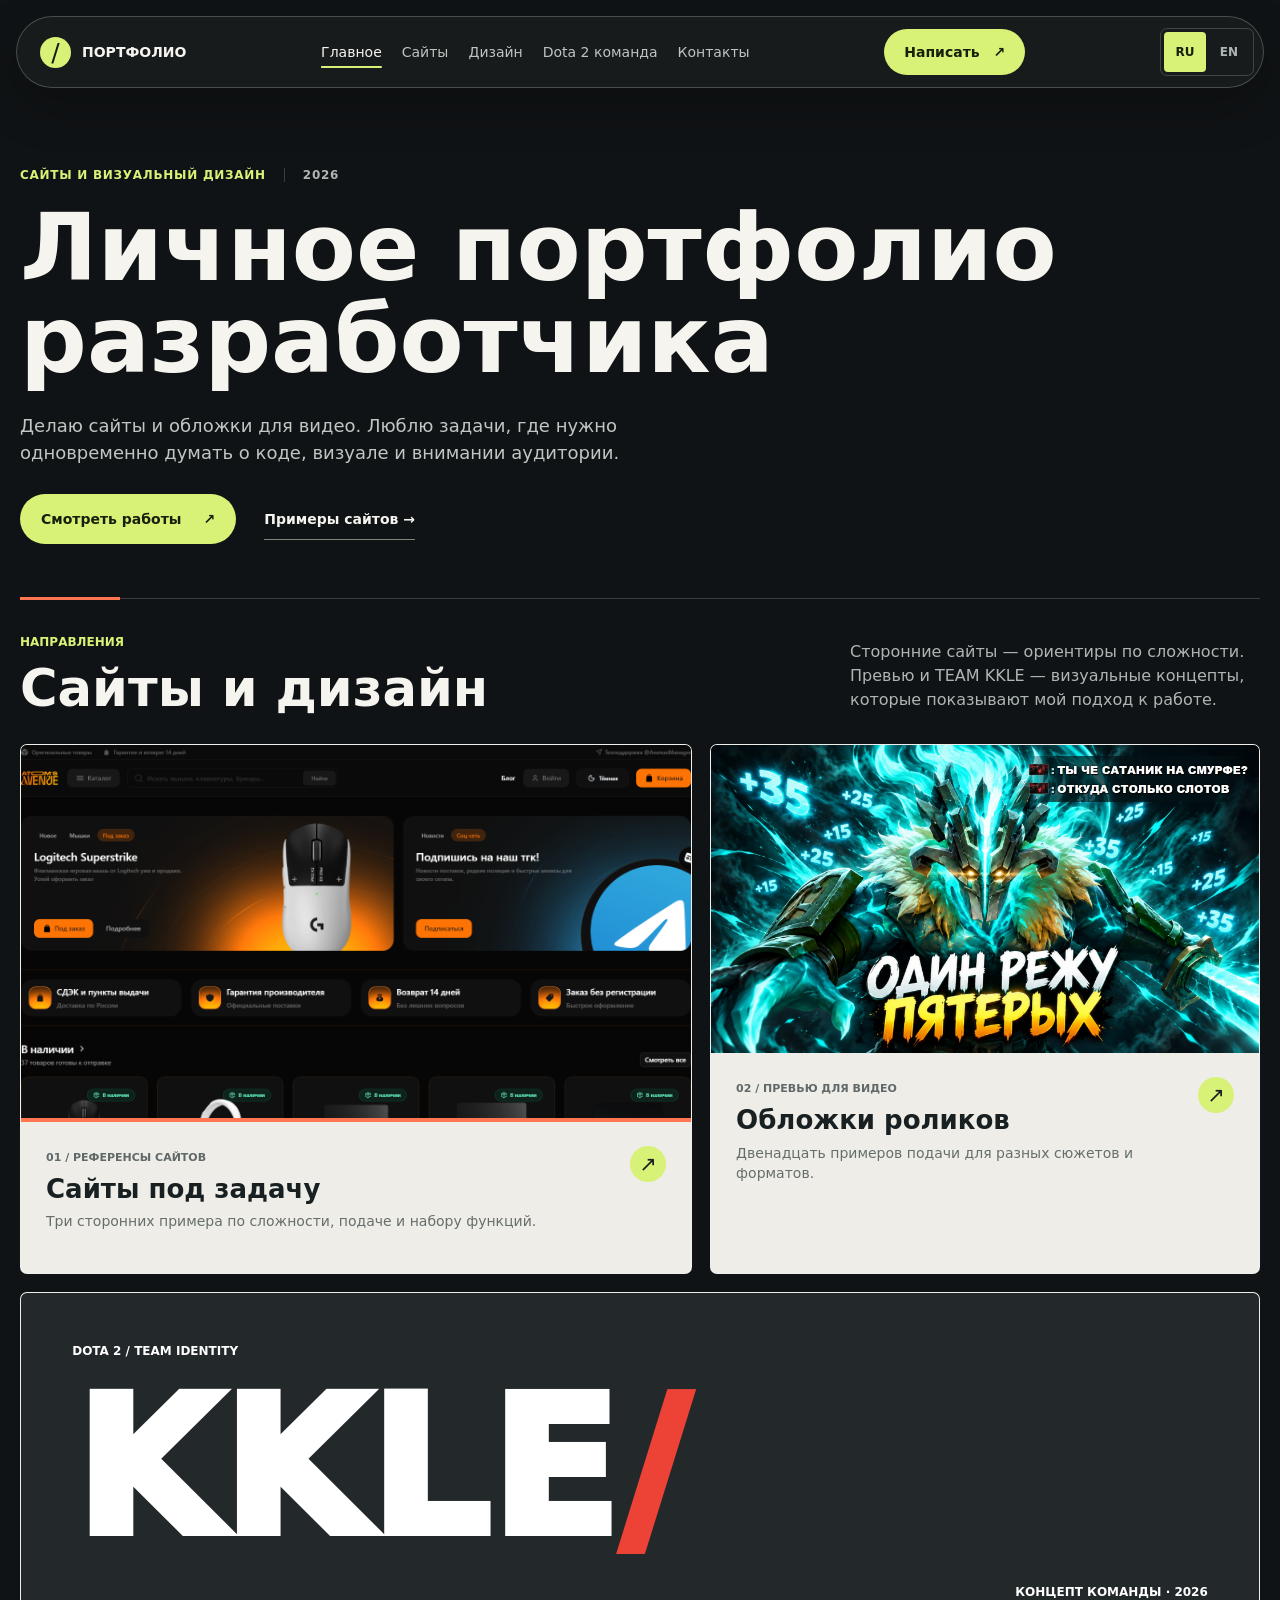
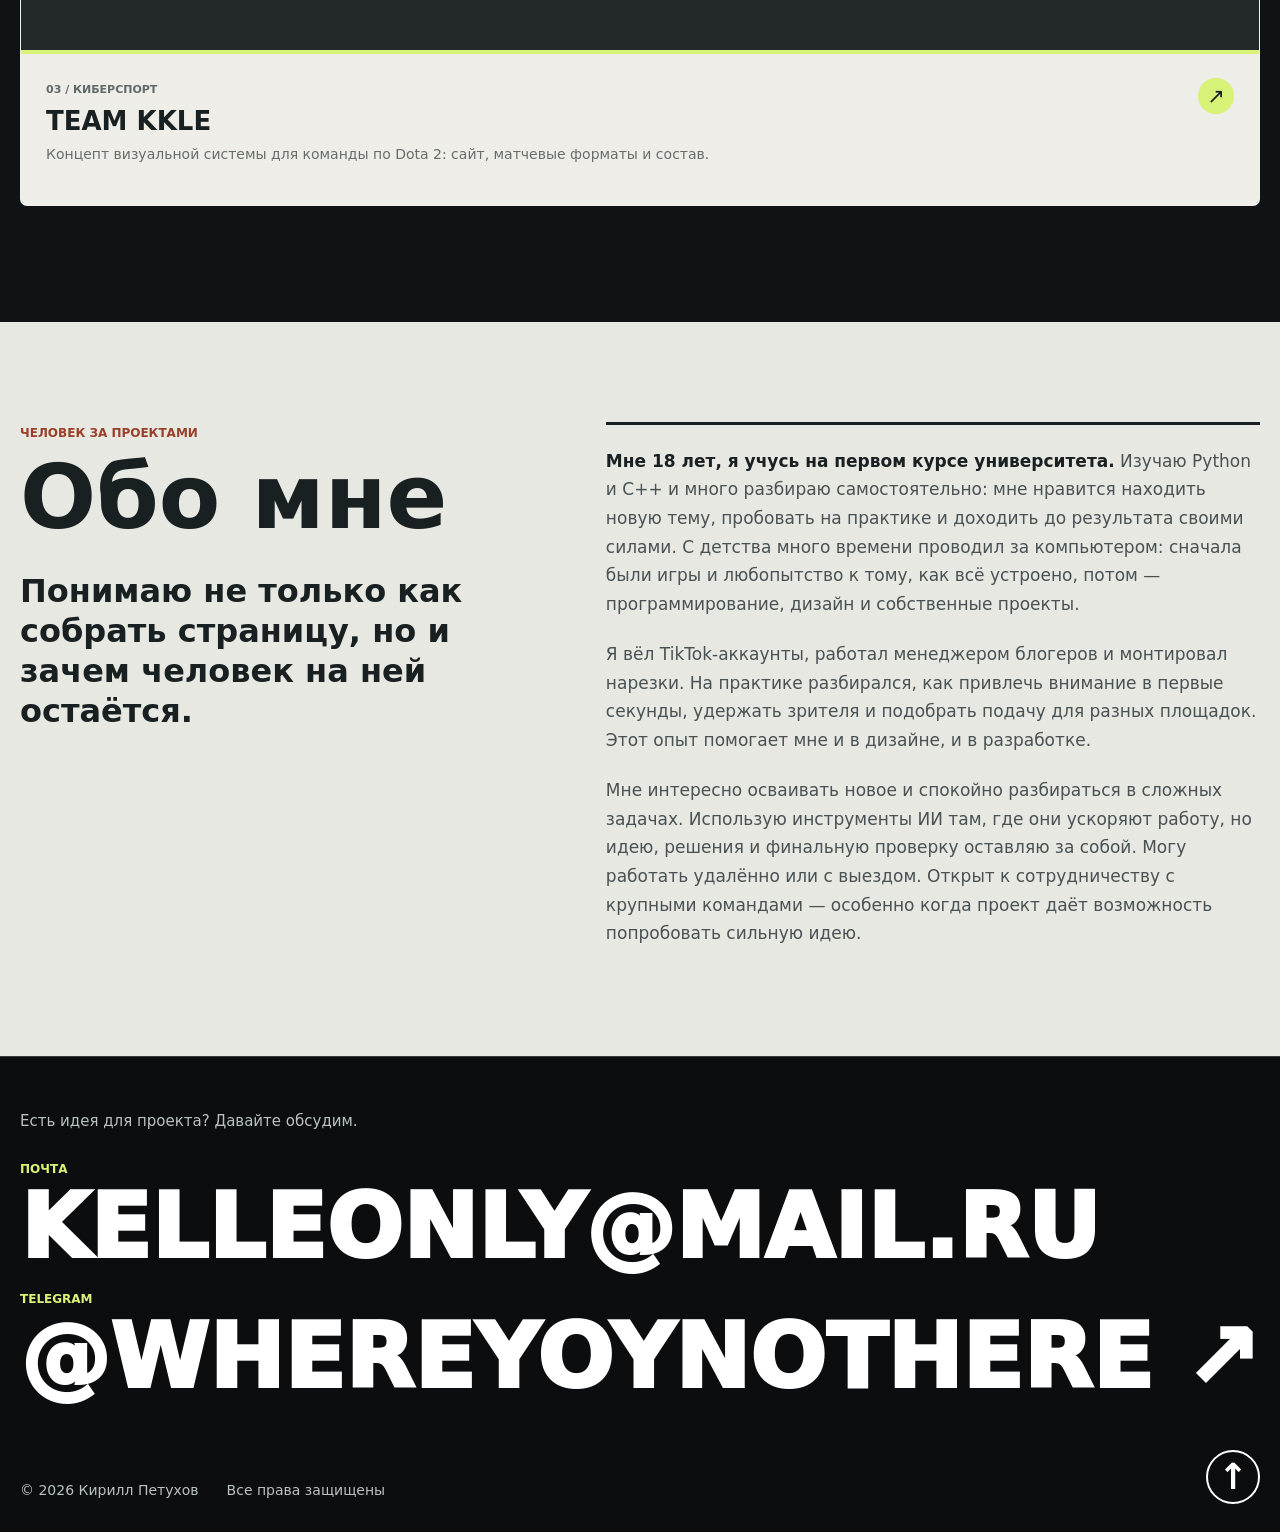
<file: index.html>
<!doctype html>
<html lang="ru">
  <head>
    <meta charset="UTF-8" />
    <meta name="viewport" content="width=device-width, initial-scale=1.0" />
    <title>Личное портфолио разработчика — Кирилл Петухов</title>
    <meta name="description" content="Портфолио Кирилла Петухова: сайты, дизайн обложек для видео и опыт работы с контентом." />
    <link rel="icon" type="image/svg+xml" href="data:image/svg+xml,%3Csvg xmlns='http://www.w3.org/2000/svg' viewBox='0 0 64 64'%3E%3Crect width='64' height='64' rx='14' fill='%230b100a'/%3E%3Cpath d='M18 17v30M18 32l27-15M18 32l27 15' fill='none' stroke='%23d6ef83' stroke-width='7' stroke-linecap='square'/%3E%3C/svg%3E" />
    <link rel="stylesheet" href="./styles.css?v=20261015" />
    <script src="./portfolio.js?v=20261016-meepo" defer></script>
  </head>
  <body id="top" class="home-page">
    <header class="site-header">
      <a class="brand" href="#top" aria-label="Наверх"><span aria-hidden="true">/</span><strong>Портфолио</strong></a>
      <nav aria-label="Навигация"><a href="./index.html" aria-current="page">Главное</a><a href="./sites.html">Сайты</a><a href="./design.html">Дизайн</a><a href="./team-kkle/index.html">Dota 2 команда</a><a href="#contact">Контакты</a></nav>
      <a class="header-contact" href="https://t.me/whereyoynothere" target="_blank" rel="noopener noreferrer">Написать <span aria-hidden="true">↗</span></a>
    </header>

    <main>
      <section class="home-hero" aria-labelledby="hero-title">
        <div class="hero-inner">
          <p class="hero-kicker">Сайты и визуальный дизайн <span>2026</span></p>
          <h1 id="hero-title">Личное портфолио разработчика</h1>
          <p class="hero-description">Делаю сайты и обложки для видео. Люблю задачи, где нужно одновременно думать о коде, визуале и внимании аудитории.</p>
          <div class="hero-actions"><a class="button-primary" href="#work">Смотреть работы <span aria-hidden="true">↗</span></a><a class="button-text" href="./sites.html">Примеры сайтов <span aria-hidden="true">→</span></a></div>
        </div>
      </section>

      <section id="work" class="work-section" aria-labelledby="work-title">
        <div class="section-heading"><div><span class="eyebrow">Направления</span><h2 id="work-title">Сайты и дизайн</h2></div><p>Сторонние сайты — ориентиры по сложности. Превью и TEAM KKLE — визуальные концепты, которые показывают мой подход к работе.</p></div>
        <div class="work-grid">
            <a class="work-card" href="./sites.html" aria-label="Смотреть сторонние сайты как референсы по сложности">
              <div class="work-art art-web"><img src="./assets/atom-site.png" alt="Снимок стороннего сайта Atom’s Avenue" loading="lazy" /></div>
              <div class="work-card-info"><div><span>01 / Референсы сайтов</span><h3>Сайты под задачу</h3><p>Три сторонних примера по сложности, подаче и набору функций.</p></div><span class="work-arrow" aria-hidden="true">↗</span></div>
          </a>
          <a class="work-card" href="./design.html" aria-label="Смотреть примеры дизайна превью для видео">
            <div class="work-art art-video"><img src="./assets/cover-10-juggernaut.jpg" alt="Джаггернаут: «Один режу пятерых»" loading="lazy" /></div>
              <div class="work-card-info"><div><span>02 / Превью для видео</span><h3>Обложки роликов</h3><p>Двенадцать примеров подачи для разных сюжетов и форматов.</p></div><span class="work-arrow" aria-hidden="true">↗</span></div>
          </a>
          <a class="work-card work-card-team" href="./team-kkle/index.html" aria-label="Смотреть концепт TEAM KKLE для Dota 2">
            <div class="work-art art-team"><span class="team-preview-label">DOTA 2 / TEAM IDENTITY</span><strong>KKLE<span>/</span></strong><span class="team-preview-bottom">КОНЦЕПТ КОМАНДЫ · 2026</span></div>
            <div class="work-card-info"><div><span>03 / Киберспорт</span><h3>TEAM KKLE</h3><p>Концепт визуальной системы для команды по Dota 2: сайт, матчевые форматы и состав.</p></div><span class="work-arrow" aria-hidden="true">↗</span></div>
          </a>
        </div>
      </section>

      <section id="about" class="about-section" aria-labelledby="about-title">
        <div class="about-inner">
          <div class="about-heading">
            <span class="eyebrow">Человек за проектами</span>
            <h2 id="about-title">Обо мне</h2>
            <p>Понимаю не только как собрать страницу, но и зачем человек на ней остаётся.</p>
          </div>
          <div class="about-copy">
            <p><strong>Мне 18 лет, я учусь на первом курсе университета.</strong> Изучаю Python и C++ и много разбираю самостоятельно: мне нравится находить новую тему, пробовать на практике и доходить до результата своими силами. С детства много времени проводил за компьютером: сначала были игры и любопытство к тому, как всё устроено, потом — программирование, дизайн и собственные проекты.</p>
            <p>Я вёл TikTok-аккаунты, работал менеджером блогеров и монтировал нарезки. На практике разбирался, как привлечь внимание в первые секунды, удержать зрителя и подобрать подачу для разных площадок. Этот опыт помогает мне и в дизайне, и в разработке.</p>
            <p>Мне интересно осваивать новое и спокойно разбираться в сложных задачах. Использую инструменты ИИ там, где они ускоряют работу, но идею, решения и финальную проверку оставляю за собой. Могу работать удалённо или с выездом. Открыт к сотрудничеству с крупными командами — особенно когда проект даёт возможность попробовать сильную идею.</p>
          </div>
        </div>
      </section>
    </main>

    <footer id="contact" class="site-footer">
      <div class="footer-inner">
        <p class="footer-label">Есть идея для проекта? Давайте обсудим.</p>
        <div class="footer-links">
          <div><span class="footer-channel">Почта</span><a href="mailto:kelleonly@mail.ru">KELLEONLY@MAIL.RU</a></div>
          <div><span class="footer-channel">Telegram</span><a href="https://t.me/whereyoynothere" target="_blank" rel="noopener noreferrer">@WHEREYOYNOTHERE ↗</a></div>
        </div>
        <div class="footer-bottom"><span>© 2026 Кирилл Петухов</span><span>Все права защищены</span><a class="back-to-top" href="#top" aria-label="Наверх">↑</a></div>
      </div>
    </footer>
  </body>
</html>
</file>
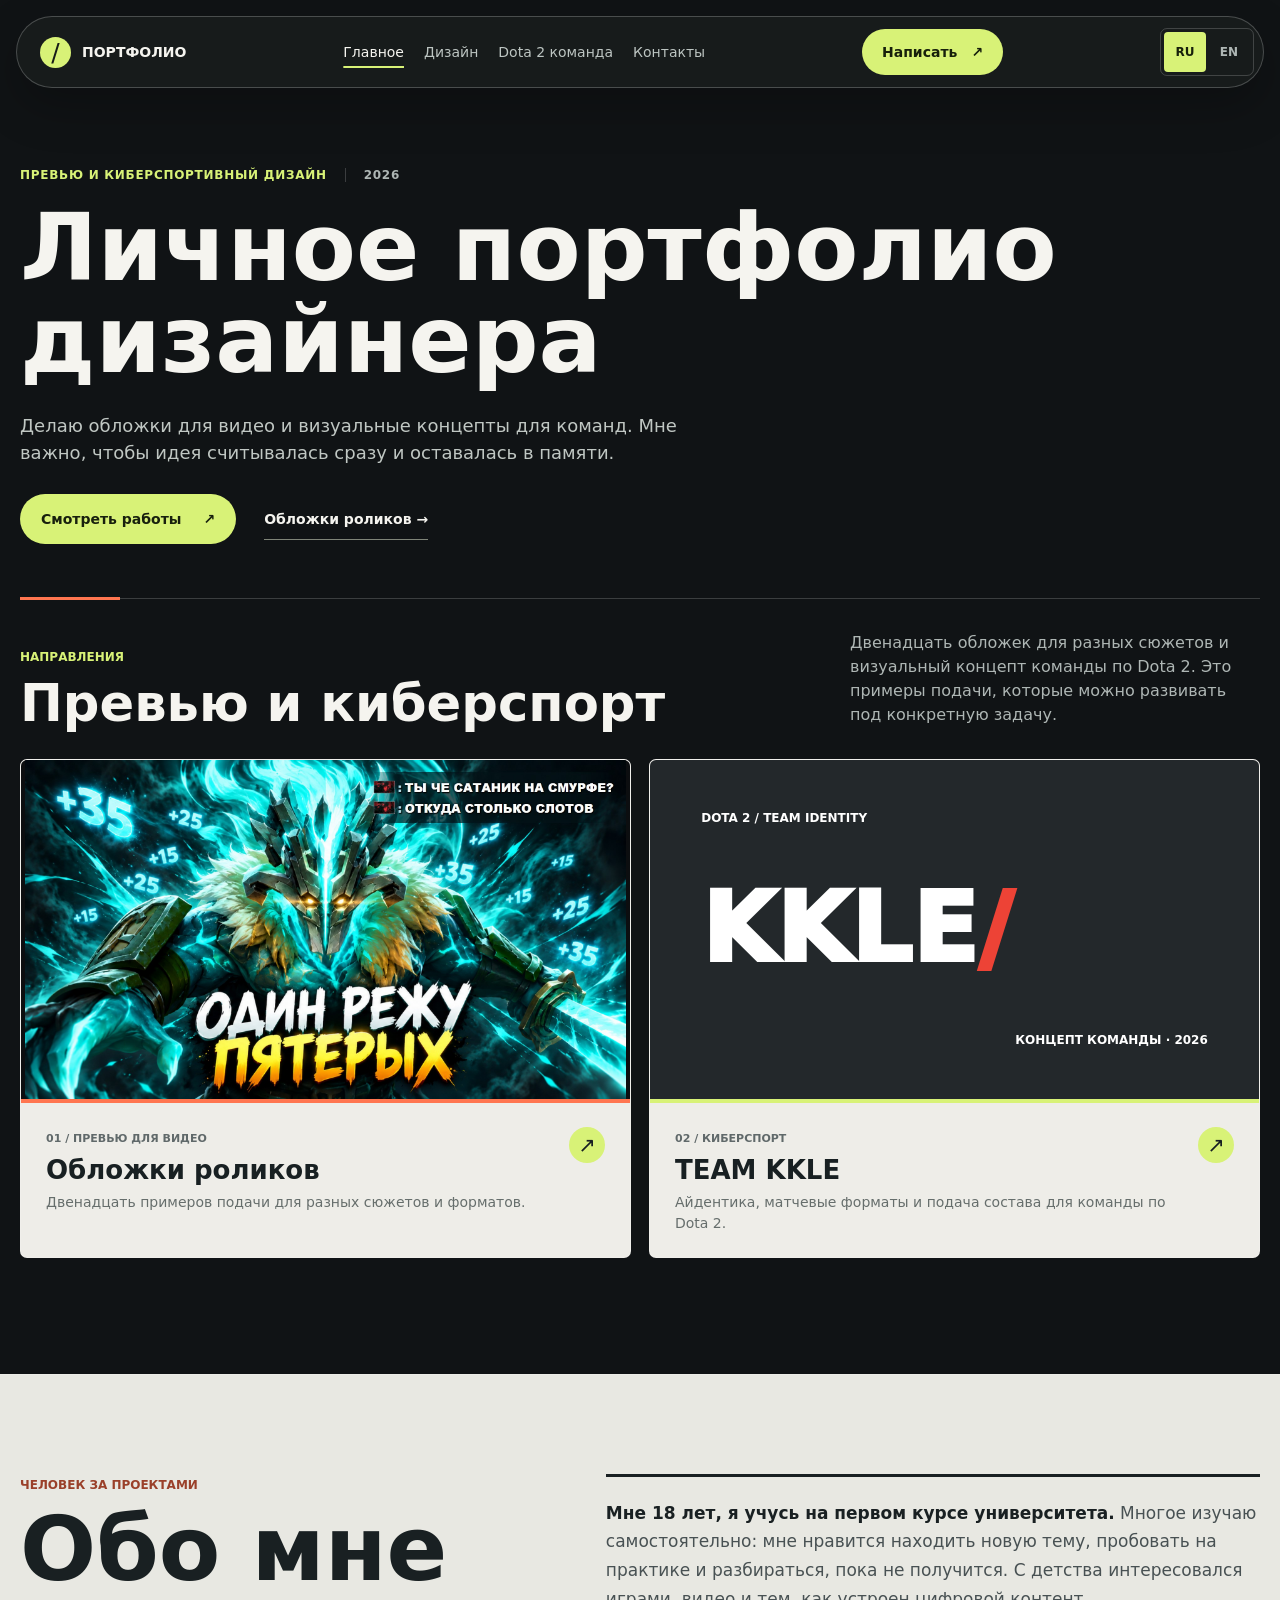
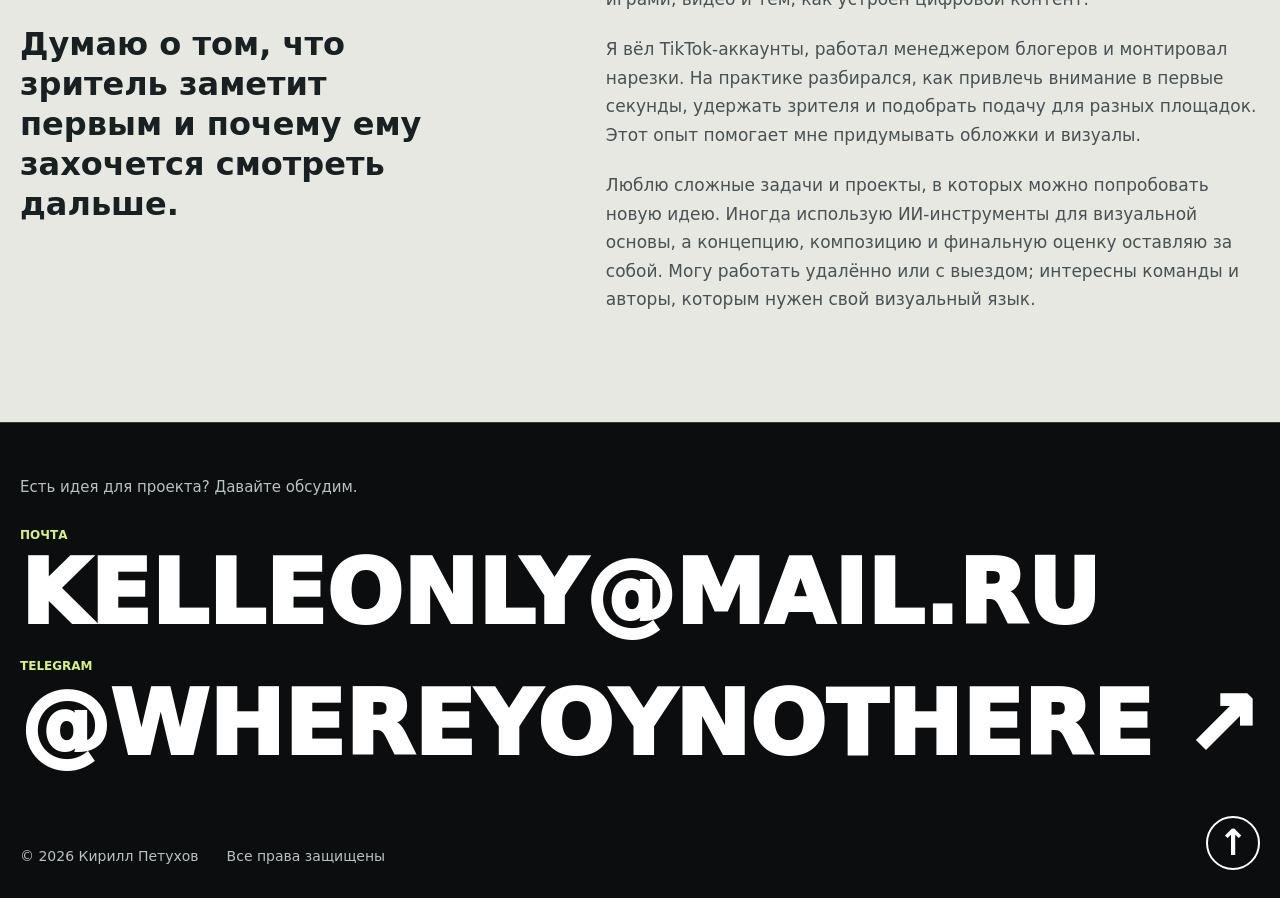
<file: creative/index.html>
<!doctype html>
<html lang="ru">
  <head>
    <meta charset="UTF-8" />
    <meta name="viewport" content="width=device-width, initial-scale=1.0" />
    <title>Портфолио дизайна — Кирилл Петухов</title>
    <meta name="description" content="Визуальные концепты Кирилла Петухова: обложки для видео и проект TEAM KKLE." />
    <link rel="icon" type="image/svg+xml" href="data:image/svg+xml,%3Csvg xmlns='http://www.w3.org/2000/svg' viewBox='0 0 64 64'%3E%3Crect width='64' height='64' rx='14' fill='%230b100a'/%3E%3Cpath d='M18 17v30M18 32l27-15M18 32l27 15' fill='none' stroke='%23d6ef83' stroke-width='7' stroke-linecap='square'/%3E%3C/svg%3E" />
    <link rel="stylesheet" href="../styles.css?v=20261015" />
    <script src="../portfolio.js?v=20261016-meepo" defer></script>
  </head>
  <body id="top" class="home-page creative-page">
    <header class="site-header">
      <a class="brand" href="#top" aria-label="Наверх"><span aria-hidden="true">/</span><strong>Портфолио</strong></a>
      <nav aria-label="Навигация"><a href="./index.html" aria-current="page">Главное</a><a href="./design.html">Дизайн</a><a href="../team-kkle/index.html?from=creative">Dota 2 команда</a><a href="#contact">Контакты</a></nav>
      <a class="header-contact" href="https://t.me/whereyoynothere" target="_blank" rel="noopener noreferrer">Написать <span aria-hidden="true">↗</span></a>
    </header>

    <main>
      <section class="home-hero" aria-labelledby="hero-title">
        <div class="hero-inner">
          <p class="hero-kicker">Превью и киберспортивный дизайн <span>2026</span></p>
          <h1 id="hero-title">Личное портфолио дизайнера</h1>
          <p class="hero-description">Делаю обложки для видео и визуальные концепты для команд. Мне важно, чтобы идея считывалась сразу и оставалась в памяти.</p>
          <div class="hero-actions"><a class="button-primary" href="#work">Смотреть работы <span aria-hidden="true">↗</span></a><a class="button-text" href="./design.html">Обложки роликов <span aria-hidden="true">→</span></a></div>
        </div>
      </section>

      <section id="work" class="work-section" aria-labelledby="work-title">
        <div class="section-heading"><div><span class="eyebrow">Направления</span><h2 id="work-title">Превью и киберспорт</h2></div><p>Двенадцать обложек для разных сюжетов и визуальный концепт команды по Dota 2. Это примеры подачи, которые можно развивать под конкретную задачу.</p></div>
        <div class="work-grid">
          <a class="work-card" href="./design.html" aria-label="Смотреть примеры дизайна превью для видео">
            <div class="work-art art-video"><img src="../assets/cover-10-juggernaut.jpg" alt="Джаггернаут: «Один режу пятерых»" loading="lazy" /></div>
            <div class="work-card-info"><div><span>01 / Превью для видео</span><h3>Обложки роликов</h3><p>Двенадцать примеров подачи для разных сюжетов и форматов.</p></div><span class="work-arrow" aria-hidden="true">↗</span></div>
          </a>
          <a class="work-card work-card-team" href="../team-kkle/index.html?from=creative" aria-label="Смотреть концепт TEAM KKLE для Dota 2">
            <div class="work-art art-team"><span class="team-preview-label">DOTA 2 / TEAM IDENTITY</span><strong>KKLE<span>/</span></strong><span class="team-preview-bottom">КОНЦЕПТ КОМАНДЫ · 2026</span></div>
            <div class="work-card-info"><div><span>02 / Киберспорт</span><h3>TEAM KKLE</h3><p>Айдентика, матчевые форматы и подача состава для команды по Dota 2.</p></div><span class="work-arrow" aria-hidden="true">↗</span></div>
          </a>
        </div>
      </section>

      <section id="about" class="about-section" aria-labelledby="about-title">
        <div class="about-inner">
          <div class="about-heading">
            <span class="eyebrow">Человек за проектами</span>
            <h2 id="about-title">Обо мне</h2>
            <p>Думаю о том, что зритель заметит первым и почему ему захочется смотреть дальше.</p>
          </div>
          <div class="about-copy">
            <p><strong>Мне 18 лет, я учусь на первом курсе университета.</strong> Многое изучаю самостоятельно: мне нравится находить новую тему, пробовать на практике и разбираться, пока не получится. С детства интересовался играми, видео и тем, как устроен цифровой контент.</p>
            <p>Я вёл TikTok-аккаунты, работал менеджером блогеров и монтировал нарезки. На практике разбирался, как привлечь внимание в первые секунды, удержать зрителя и подобрать подачу для разных площадок. Этот опыт помогает мне придумывать обложки и визуалы.</p>
            <p>Люблю сложные задачи и проекты, в которых можно попробовать новую идею. Иногда использую ИИ-инструменты для визуальной основы, а концепцию, композицию и финальную оценку оставляю за собой. Могу работать удалённо или с выездом; интересны команды и авторы, которым нужен свой визуальный язык.</p>
          </div>
        </div>
      </section>
    </main>

    <footer id="contact" class="site-footer">
      <div class="footer-inner">
        <p class="footer-label">Есть идея для проекта? Давайте обсудим.</p>
        <div class="footer-links">
          <div><span class="footer-channel">Почта</span><a href="mailto:kelleonly@mail.ru">KELLEONLY@MAIL.RU</a></div>
          <div><span class="footer-channel">Telegram</span><a href="https://t.me/whereyoynothere" target="_blank" rel="noopener noreferrer">@WHEREYOYNOTHERE ↗</a></div>
        </div>
        <div class="footer-bottom"><span>© 2026 Кирилл Петухов</span><span>Все права защищены</span><a class="back-to-top" href="#top" aria-label="Наверх">↑</a></div>
      </div>
    </footer>
  </body>
</html>
</file>
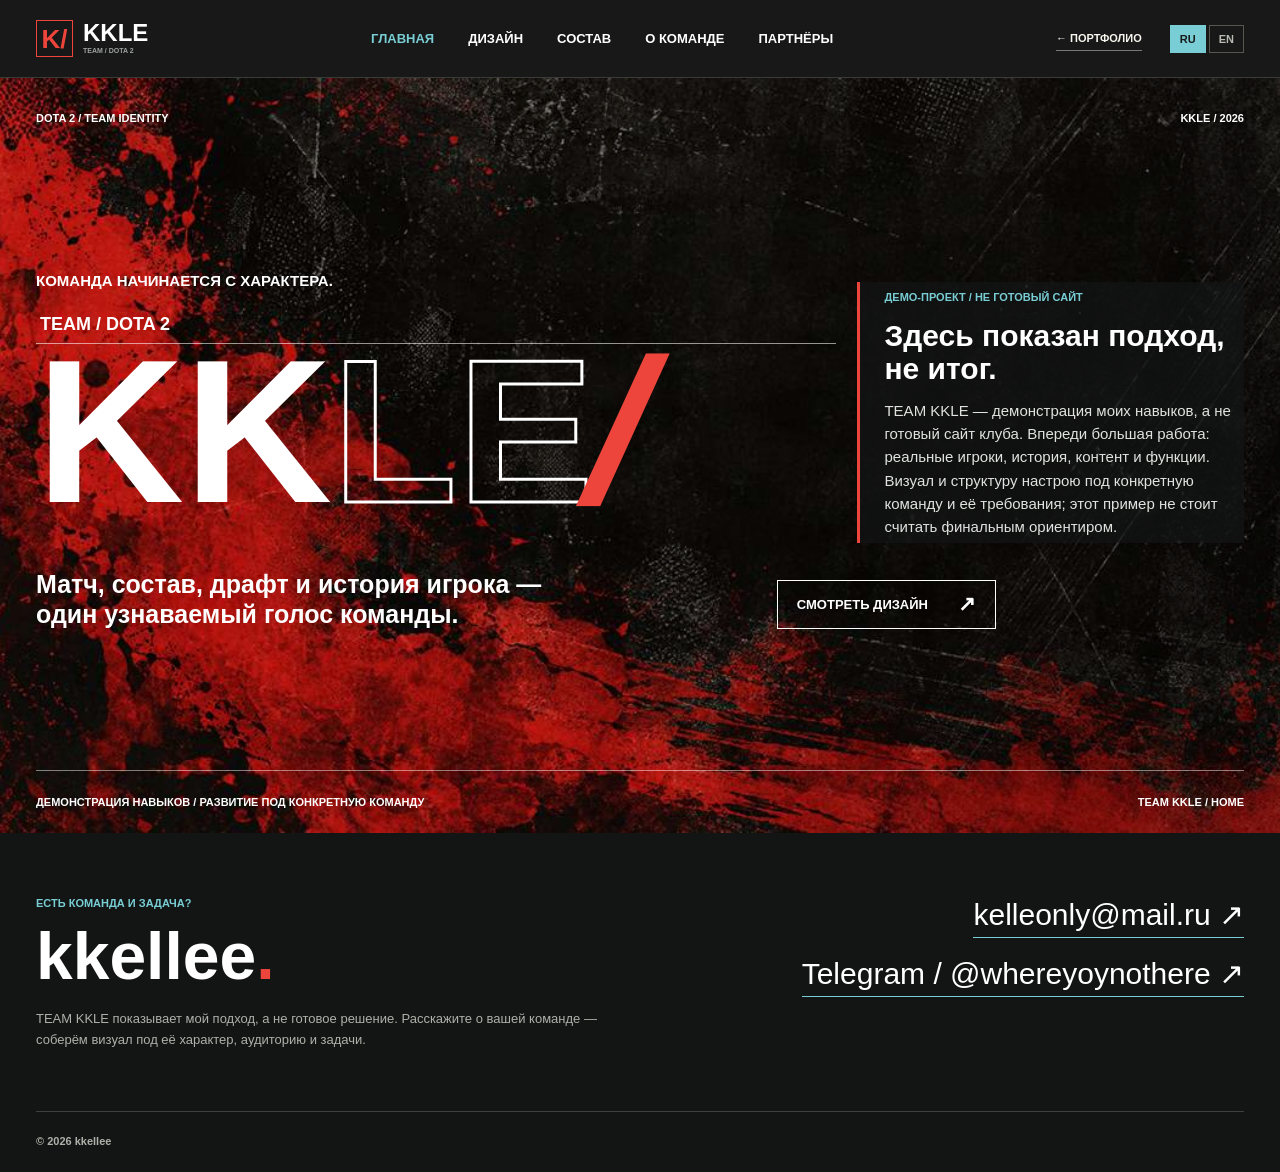
<file: team-kkle/index.html>
<!doctype html>
<html lang="ru">
<head>
  <meta charset="utf-8">
  <meta name="viewport" content="width=device-width, initial-scale=1">
  <meta name="theme-color" content="#151515">
  <meta name="description" content="TEAM KKLE — пример визуального сайта киберспортивной команды.">
  <title>TEAM KKLE — Главная</title>
  <link rel="stylesheet" href="./styles.css">
  <script src="./script.js" defer></script>
</head>
<body data-page="home">
  <header class="site-header">
    <a class="brand" href="./index.html" aria-label="TEAM KKLE — главная"><span class="brand-glyph" aria-hidden="true">K/</span><span class="brand-text">KKLE<small>TEAM / DOTA 2</small></span></a>
    <nav class="main-nav" aria-label="Основная навигация">
      <a href="./index.html" aria-current="page" data-i18n="navHome">Главная</a>
      <a href="./design.html" data-i18n="navDesign">Дизайн</a>
      <a href="./roster.html" data-i18n="navRoster">Состав</a>
      <a href="./about.html" data-i18n="navAbout">О команде</a>
      <a href="./partners.html" data-i18n="navPartners">Партнёры</a>
    </nav>
    <div class="header-end">
      <a class="portfolio-back" href="../index.html" data-i18n="backPortfolio">← Портфолио</a>
      <div class="language-switch" role="group" aria-label="Language / Язык">
        <button type="button" data-lang="ru" aria-pressed="true">RU</button>
        <button type="button" data-lang="en" aria-pressed="false">EN</button>
      </div>
    </div>
  </header>

  <main>
    <section class="hero home-hero" aria-labelledby="hero-title">
      <div class="hero-art" aria-hidden="true"></div>
      <div class="hero-inner wrap">
        <div class="hero-topline"><span>DOTA 2 / TEAM IDENTITY</span><span>KKLE / 2026</span></div>
        <div class="hero-center">
          <p class="hero-pretitle" data-i18n="heroPre">Команда начинается с характера.</p>
          <h1 id="hero-title"><span class="hero-title-kicker">TEAM / DOTA 2</span><span class="hero-title-word">KK<span>LE</span><i>/</i></span></h1>
          <div class="hero-summary"><p data-i18n="heroSummary">Матч, состав, драфт и история игрока — один узнаваемый голос команды.</p><a href="./design.html" class="text-link"><span data-i18n="viewDesign">Смотреть дизайн</span><span aria-hidden="true">↗</span></a></div>
        </div>
        <aside class="hero-notice" aria-label="О проекте">
          <span data-i18n="noticeLabel">ДЕМО-ПРОЕКТ / НЕ ГОТОВЫЙ САЙТ</span>
          <h2 data-i18n="noticeTitle">Здесь показан подход, не итог.</h2>
          <p data-i18n="noticeCopy">TEAM KKLE — демонстрация моих навыков, а не готовый сайт клуба. Впереди большая работа: реальные игроки, история, контент и функции. Визуал и структуру настрою под конкретную команду и её требования; этот пример не стоит считать финальным ориентиром.</p>
        </aside>
        <div class="hero-bottom"><span data-i18n="heroDisclaimer">Демонстрация навыков / развитие под конкретную команду</span><span>TEAM KKLE / HOME</span></div>
      </div>
    </section>
  </main>
  <footer class="site-footer"><div class="wrap footer-inner"><div><span class="footer-eyebrow" data-i18n="footerEyebrow">ЕСТЬ КОМАНДА И ЗАДАЧА?</span><strong class="footer-brand">kkellee<span>.</span></strong><p data-i18n="footerDisclosure">TEAM KKLE показывает мой подход, а не готовое решение. Расскажите о вашей команде — соберём визуал под её характер, аудиторию и задачи.</p></div><div class="footer-links"><a href="mailto:kelleonly@mail.ru">kelleonly@mail.ru ↗</a><a href="https://t.me/whereyoynothere" target="_blank" rel="noopener noreferrer">Telegram / @whereyoynothere ↗</a></div></div><div class="wrap footer-bottom">© 2026 kkellee</div></footer>
</body>
</html>
</file>
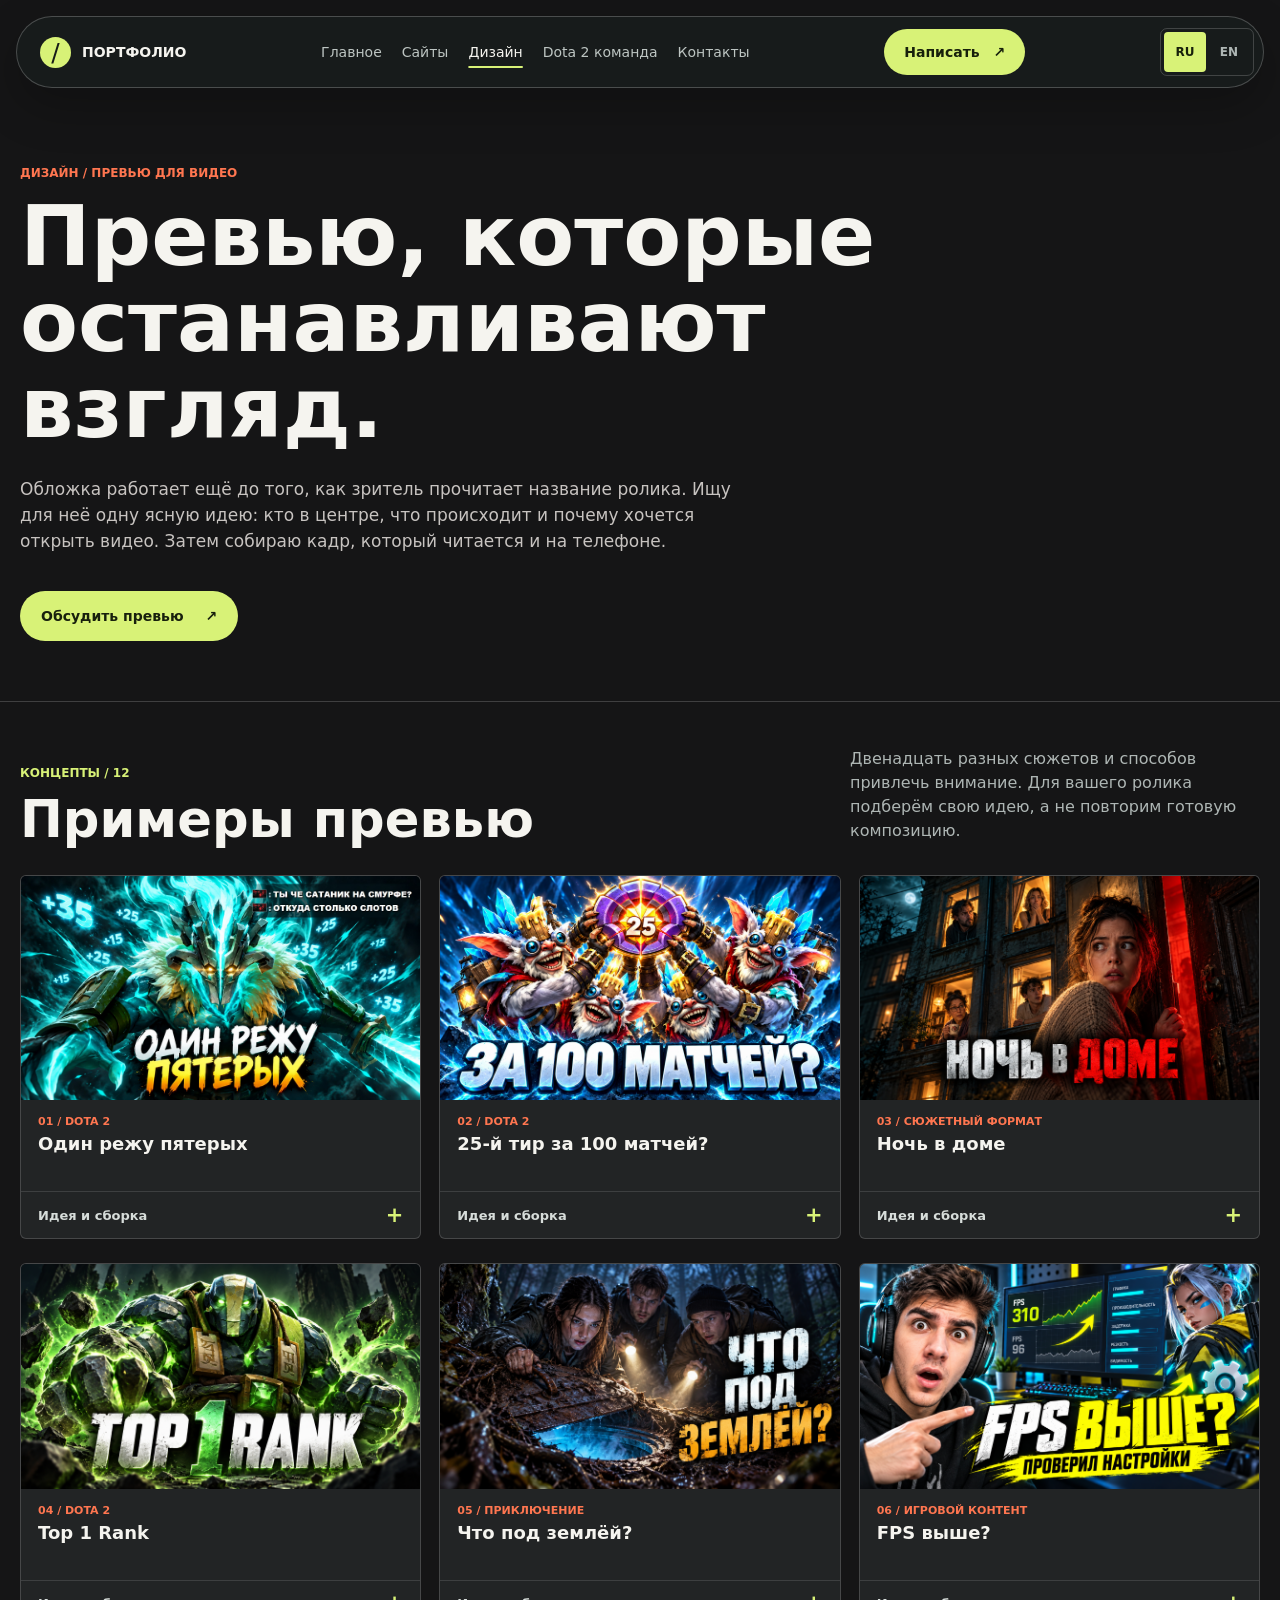
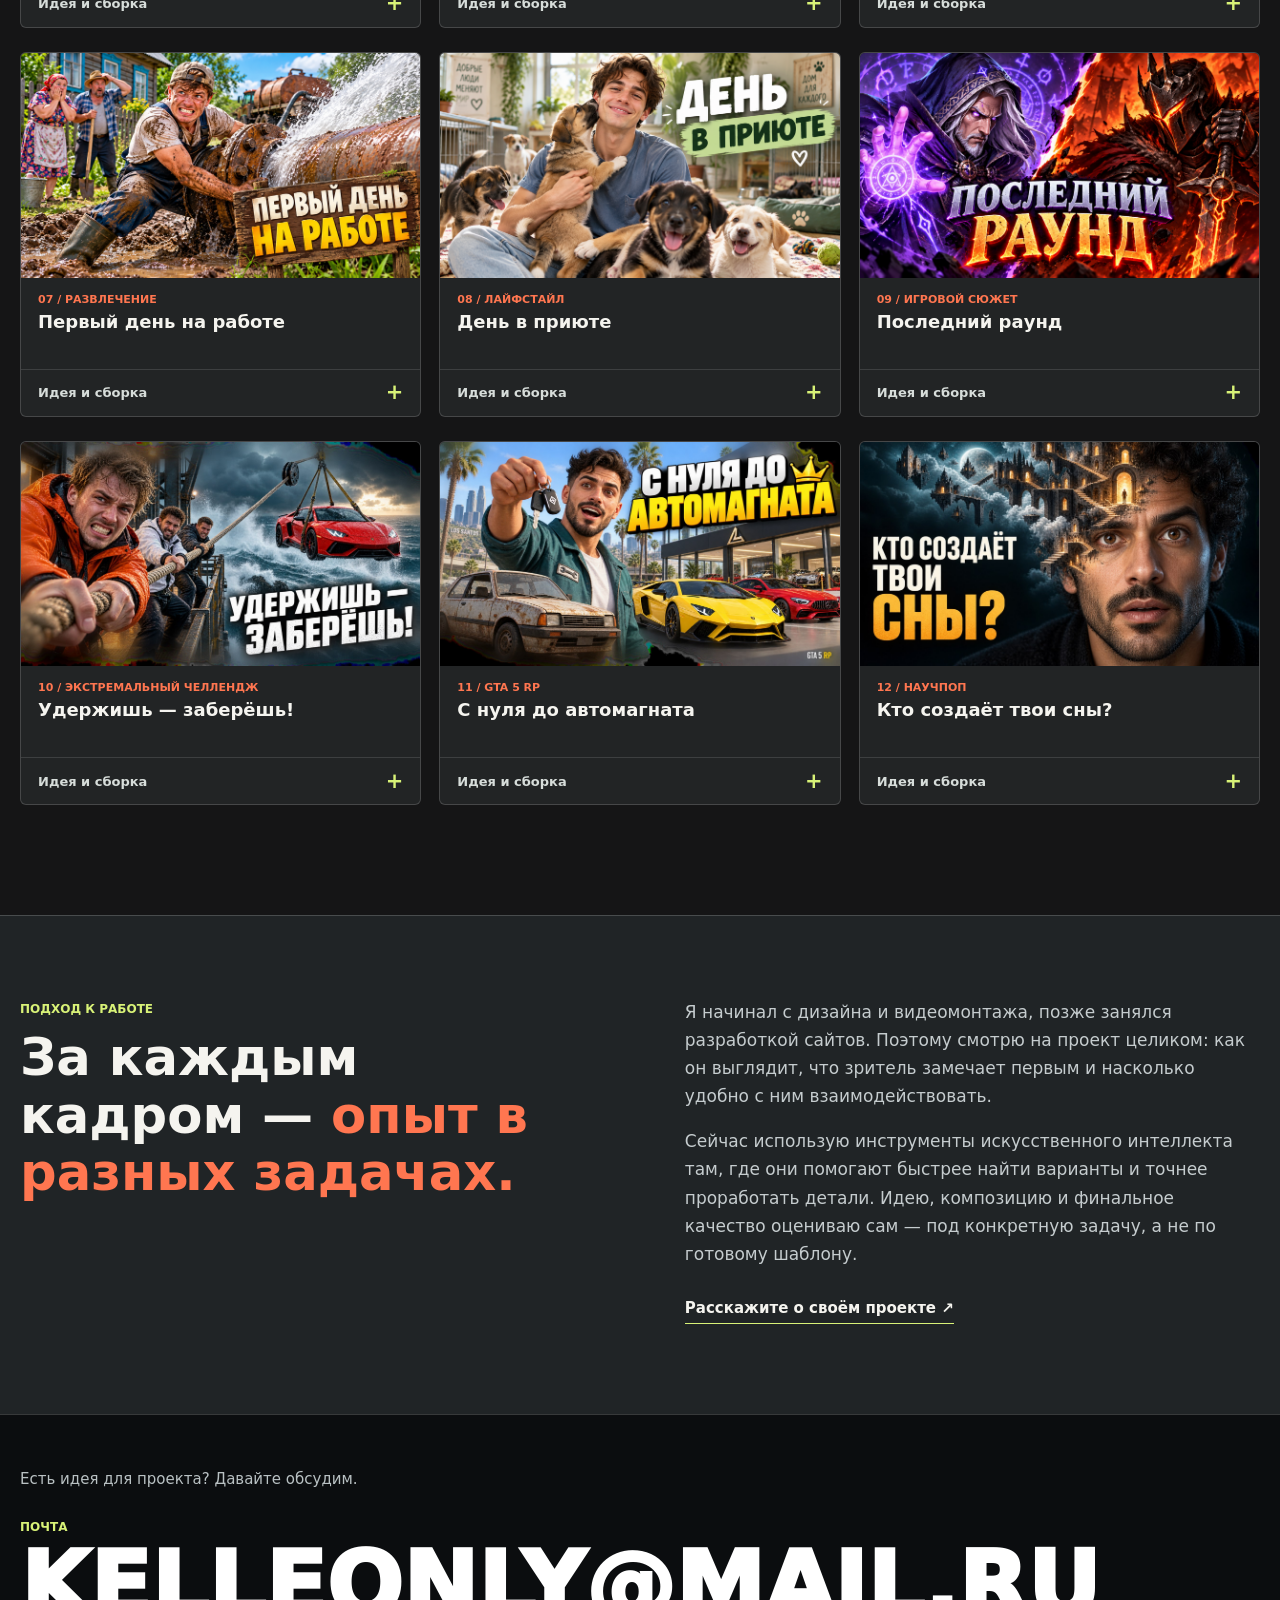
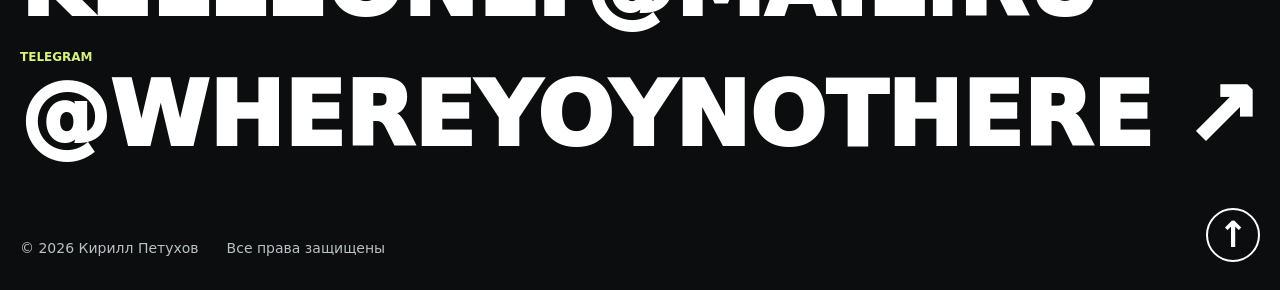
<file: design.html>
<!doctype html>
<html lang="ru">
  <head>
    <meta charset="UTF-8" />
    <meta name="viewport" content="width=device-width, initial-scale=1.0" />
    <title>Дизайн превью для видео — Кирилл Петухов</title>
    <meta name="description" content="Примеры дизайна превью для видео. Обложки под сюжет, аудиторию и стиль канала — от идеи до готового визуала." />
    <link rel="icon" type="image/svg+xml" href="data:image/svg+xml,%3Csvg xmlns='http://www.w3.org/2000/svg' viewBox='0 0 64 64'%3E%3Crect width='64' height='64' rx='14' fill='%230b100a'/%3E%3Cpath d='M18 17v30M18 32l27-15M18 32l27 15' fill='none' stroke='%23d6ef83' stroke-width='7' stroke-linecap='square'/%3E%3C/svg%3E" />
    <link rel="stylesheet" href="./styles.css?v=20261015" />
    <script src="./portfolio.js?v=20261016-meepo" defer></script>
  </head>
  <body id="top" class="design-page">
    <header class="site-header">
      <a class="brand" href="./index.html" aria-label="На главную"><span aria-hidden="true">/</span><strong>Портфолио</strong></a>
      <nav aria-label="Навигация"><a href="./index.html">Главное</a><a href="./sites.html">Сайты</a><a href="./design.html" aria-current="page">Дизайн</a><a href="./team-kkle/index.html">Dota 2 команда</a><a href="#contact">Контакты</a></nav>
      <a class="header-contact" href="https://t.me/whereyoynothere" target="_blank" rel="noopener noreferrer">Написать <span aria-hidden="true">↗</span></a>
    </header>

    <main>
      <section class="design-hero" aria-labelledby="design-title">
        <div class="design-hero-inner">
          <span class="eyebrow">Дизайн / Превью для видео</span>
          <h1 id="design-title">Превью, которые останавливают взгляд.</h1>
          <p>Обложка работает ещё до того, как зритель прочитает название ролика. Ищу для неё одну ясную идею: кто в центре, что происходит и почему хочется открыть видео. Затем собираю кадр, который читается и на телефоне.</p>
          <a class="button-primary" href="https://t.me/whereyoynothere" target="_blank" rel="noopener noreferrer">Обсудить превью <span aria-hidden="true">↗</span></a>
        </div>
      </section>

      <section class="design-gallery" aria-labelledby="gallery-title">
        <div class="section-heading"><div><span class="eyebrow">Концепты / 12</span><h2 id="gallery-title">Примеры превью</h2></div><p>Двенадцать разных сюжетов и способов привлечь внимание. Для вашего ролика подберём свою идею, а не повторим готовую композицию.</p></div>
        <div class="thumbnail-grid">
          <figure class="thumbnail-item"><img src="./assets/cover-10-juggernaut.jpg" alt="Джаггернаут в аркане, голубые цифры и реплики SF" loading="eager" /><figcaption><span>01 / Dota 2</span><strong>Один режу пятерых</strong></figcaption><details><summary>Идея и сборка</summary><p>Игровой концепт о Джаггернауте против пятерых. Герой в центре, голубые цифры на фоне и реплики SF усиливают напряжение, а короткая надпись передаёт сюжет. Чат постановочный, не скриншот матча.</p></details></figure>
          <figure class="thumbnail-item"><img src="./assets/cover-12-meepo.jpg" alt="Четыре Meepo держат 25-й уровень в центре ледяной композиции, надпись «За 100 матчей?»" loading="lazy" /><figcaption><span>02 / Dota 2</span><strong>25-й тир за 100 матчей?</strong></figcaption><details><summary>Идея и сборка</summary><p>Четыре Meepo держат над собой крупный значок 25-го тира. Ледяной фон и яркий контраст собирают взгляд на награде и коротком вопросе о ста матчах.</p></details></figure>
          <figure class="thumbnail-item"><img src="./assets/cover-01.png" alt="Ночь в доме: девушка у красной двери и соседи в окнах" loading="lazy" /><figcaption><span>03 / Сюжетный формат</span><strong>Ночь в доме</strong></figcaption><details><summary>Идея и сборка</summary><p>Задача — за секунду передать тревогу и вопрос: что происходит в доме? Контраст тёплых окон и красной двери направляет внимание на главную героиню, а короткий заголовок дополняет историю.</p></details></figure>
          <figure class="thumbnail-item"><img src="./assets/cover-11-earth-spirit.png" alt="Earth Spirit в центре тёмной композиции с надписью TOP 1 RANK" loading="lazy" /><figcaption><span>04 / Dota 2</span><strong>Top 1 Rank</strong></figcaption><details><summary>Идея и сборка</summary><p>Концепт про выход на первое место в рейтинге. Earth Spirit в центре, тёмный каменный фон и зелёная энергия поддерживают тему героя и ранга.</p></details></figure>
          <figure class="thumbnail-item"><img src="./assets/cover-02.png" alt="Что под землёй: трое исследователей открывают люк в лесу" loading="lazy" /><figcaption><span>05 / Приключение</span><strong>Что под землёй?</strong></figcaption><details><summary>Идея и сборка</summary><p>Задача — вызвать любопытство: герои нашли что-то, чего зритель ещё не видит. Кадр построен вокруг люка и света снизу, а вопрос в заголовке оставляет развязку за пределами обложки.</p></details></figure>
          <figure class="thumbnail-item"><img src="./assets/cover-03.png" alt="Игровое превью с ведущим, показателем FPS и персонажем" loading="lazy" /><figcaption><span>06 / Игровой контент</span><strong>FPS выше?</strong></figcaption><details><summary>Идея и сборка</summary><p>Задача — показать тему проверки настроек без перегруженного скриншота меню. Эмоция ведущего, показатель FPS и короткий заголовок помогают быстро понять тему ролика.</p></details></figure>
          <figure class="thumbnail-item"><img src="./assets/cover-04.png" alt="Комедийный сюжет о первом дне работы и аварии с трубой" loading="lazy" /><figcaption><span>07 / Развлечение</span><strong>Первый день на работе</strong></figcaption><details><summary>Идея и сборка</summary><p>Задача — передать комедийный провал без длинного объяснения. В центре — человек и прорвавшаяся труба, а реакция на заднем плане помогает понять ситуацию.</p></details></figure>
          <figure class="thumbnail-item"><img src="./assets/cover-05.png" alt="Ведущий в приюте играет со щенками" loading="lazy" /><figcaption><span>08 / Лайфстайл</span><strong>День в приюте</strong></figcaption><details><summary>Идея и сборка</summary><p>Здесь важнее тёплая эмоция, чем громкий заголовок. Человек в центре и детали приюта раскрывают сюжет, а спокойная композиция не отвлекает от главного.</p></details></figure>
          <figure class="thumbnail-item"><img src="./assets/cover-06.png" alt="Иллюстрированное игровое превью: маг против рыцаря" loading="lazy" /><figcaption><span>09 / Игровой сюжет</span><strong>Последний раунд</strong></figcaption><details><summary>Идея и сборка</summary><p>Концепт для напряжённого игрового момента. Столкновение двух персонажей, контрастные цвета и крупный заголовок сразу показывают конфликт.</p></details></figure>
          <figure class="thumbnail-item"><img src="./assets/cover-07.jpg" alt="Участники с канатом и красный суперкар над штормовым морем" loading="lazy" /><figcaption><span>10 / Экстремальный челлендж</span><strong>Удержишь — заберёшь!</strong></figcaption><details><summary>Идея и сборка</summary><p>Задача — сразу показать испытание и приз: участники держат канат, а над водой висит машина. Крупная эмоция, штормовое море и короткая надпись передают напряжение выдуманного челленджа.</p></details></figure>
          <figure class="thumbnail-item"><img src="./assets/cover-08.jpg" alt="Персонаж с ключами между старой машиной и дорогим автосалоном" loading="lazy" /><figcaption><span>11 / GTA 5 RP</span><strong>С нуля до автомагната</strong></figcaption><details><summary>Идея и сборка</summary><p>Задача — показать путь новичка к своему автосалону в GTA 5 RP. Старая машина и дорогие автомобили создают понятный контраст, а ключи связывают персонажа с результатом. Это концепт выдуманного ролика, не скриншот игры.</p></details></figure>
          <figure class="thumbnail-item"><img src="./assets/cover-09.jpg" alt="Портрет выдуманного ведущего с ночным городом, вырастающим из головы" loading="lazy" /><figcaption><span>12 / Научпоп</span><strong>Кто создаёт твои сны?</strong></figcaption><details><summary>Идея и сборка</summary><p>Задача — заинтересовать темой снов одной необычной картинкой. Город с лестницами, вырастающий из головы, показывает мир воображения. Крупный портрет и короткий вопрос оставляют понятный центр внимания.</p></details></figure>
        </div>
      </section>
      <section class="experience-section" aria-labelledby="experience-title">
        <div class="experience-inner">
          <div><span class="eyebrow">Подход к работе</span><h2 id="experience-title">За каждым кадром — <span>опыт в разных задачах.</span></h2></div>
          <div class="experience-copy">
            <p>Я начинал с дизайна и видеомонтажа, позже занялся разработкой сайтов. Поэтому смотрю на проект целиком: как он выглядит, что зритель замечает первым и насколько удобно с ним взаимодействовать.</p>
            <p>Сейчас использую инструменты искусственного интеллекта там, где они помогают быстрее найти варианты и точнее проработать детали. Идею, композицию и финальное качество оцениваю сам — под конкретную задачу, а не по готовому шаблону.</p>
            <a href="https://t.me/whereyoynothere" target="_blank" rel="noopener noreferrer">Расскажите о своём проекте <span aria-hidden="true">↗</span></a>
          </div>
        </div>
      </section>
    </main>

    <footer id="contact" class="site-footer">
      <div class="footer-inner">
        <p class="footer-label">Есть идея для проекта? Давайте обсудим.</p>
        <div class="footer-links">
          <div><span class="footer-channel">Почта</span><a href="mailto:kelleonly@mail.ru">KELLEONLY@MAIL.RU</a></div>
          <div><span class="footer-channel">Telegram</span><a href="https://t.me/whereyoynothere" target="_blank" rel="noopener noreferrer">@WHEREYOYNOTHERE ↗</a></div>
        </div>
        <div class="footer-bottom"><span>© 2026 Кирилл Петухов</span><span>Все права защищены</span><a class="back-to-top" href="#top" aria-label="Наверх">↑</a></div>
      </div>
    </footer>
  </body>
</html>
</file>
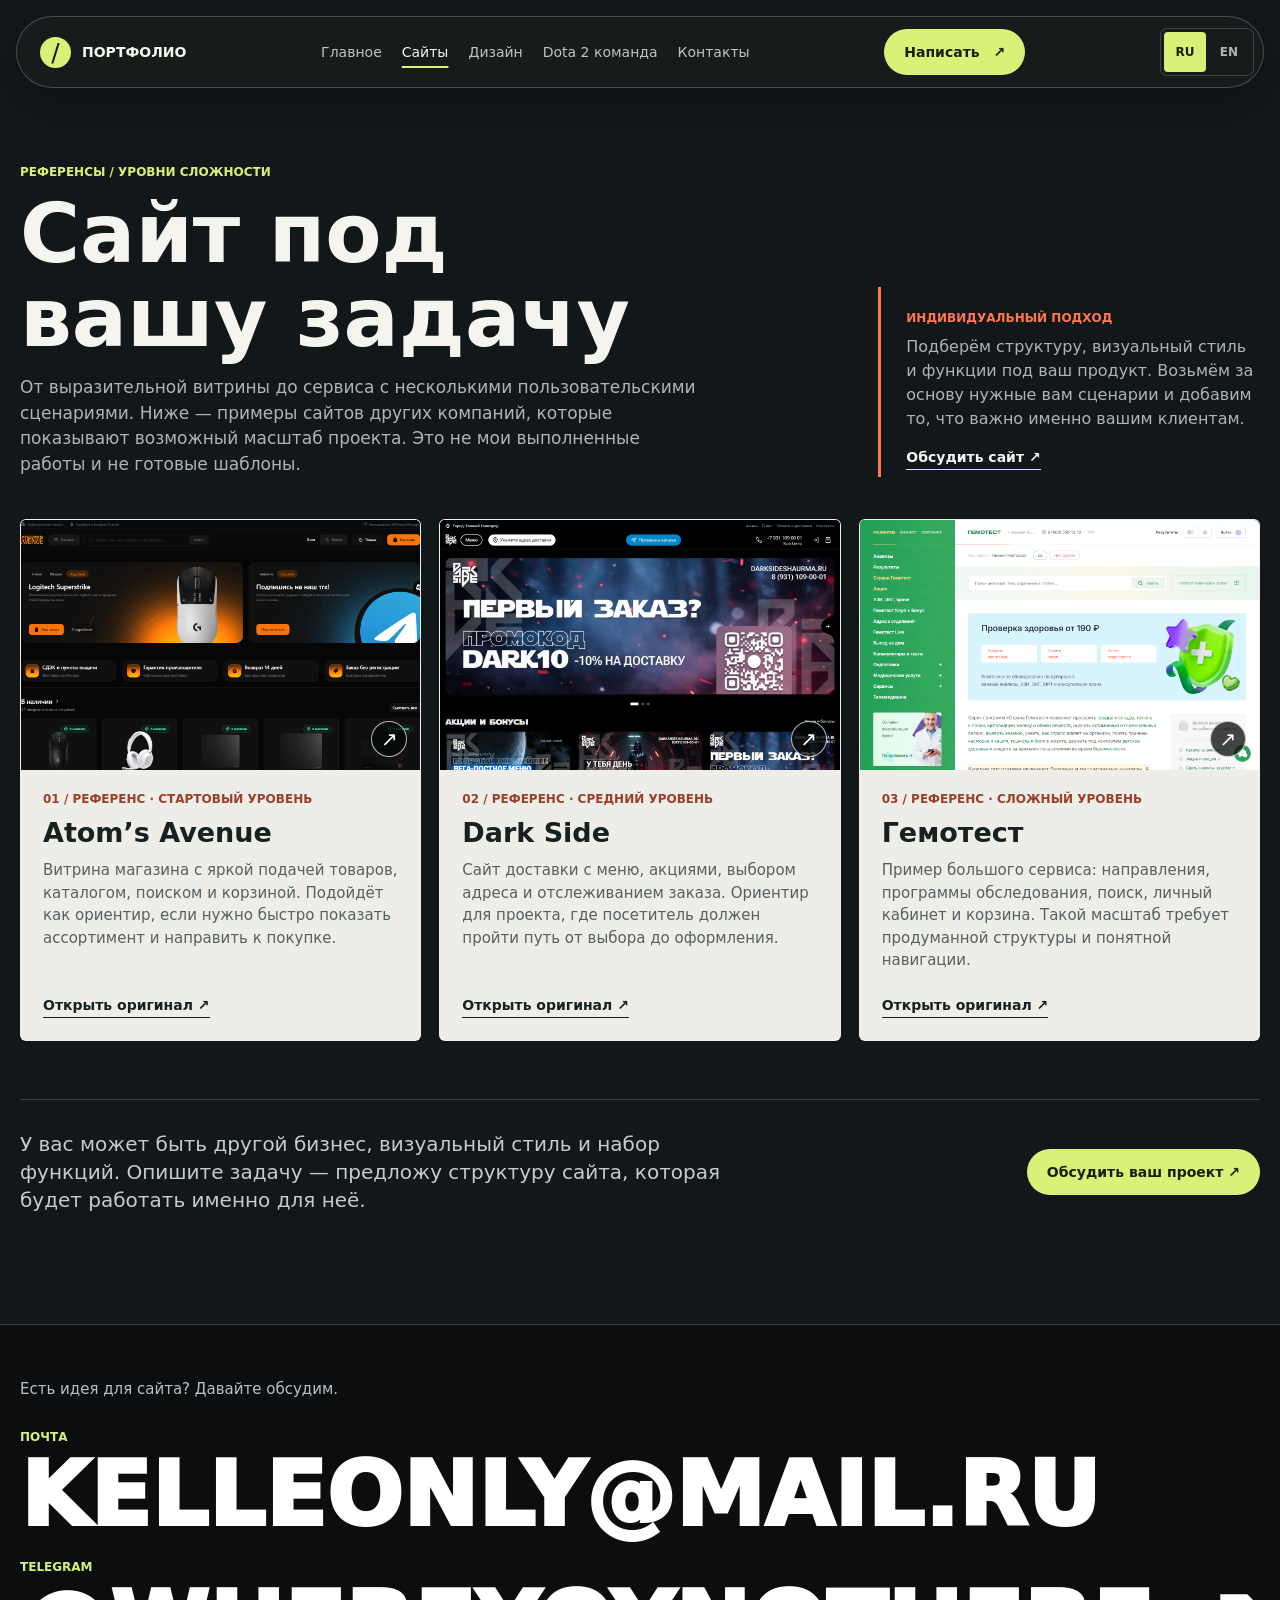
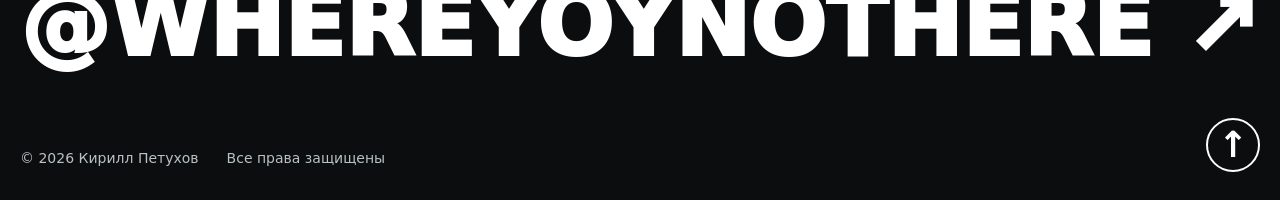
<file: sites.html>
<!doctype html>
<html lang="ru">
  <head>
    <meta charset="UTF-8" />
    <meta name="viewport" content="width=device-width, initial-scale=1.0" />
    <title>Разработка сайтов — Кирилл Петухов</title>
    <meta name="description" content="Референсы по сложности разработки: интернет-магазин, доставка еды и медицинский сервис. Показанные сайты не являются работами Кирилла Петухова." />
    <link rel="icon" type="image/svg+xml" href="data:image/svg+xml,%3Csvg xmlns='http://www.w3.org/2000/svg' viewBox='0 0 64 64'%3E%3Crect width='64' height='64' rx='14' fill='%230b100a'/%3E%3Cpath d='M18 17v30M18 32l27-15M18 32l27 15' fill='none' stroke='%23d6ef83' stroke-width='7' stroke-linecap='square'/%3E%3C/svg%3E" />
    <link rel="stylesheet" href="./styles.css?v=20261003" />
    <script src="./portfolio.js?v=20261005" defer></script>
  </head>
  <body id="top" class="sites-page">
    <header class="site-header">
      <a class="brand" href="./index.html" aria-label="На главную"><span aria-hidden="true">/</span><strong>Портфолио</strong></a>
      <nav aria-label="Навигация"><a href="./index.html">Главное</a><a href="./sites.html" aria-current="page">Сайты</a><a href="./design.html">Дизайн</a><a href="./team-kkle/index.html">Dota 2 команда</a><a href="#contact">Контакты</a></nav>
      <a class="header-contact" href="https://t.me/whereyoynothere" target="_blank" rel="noopener noreferrer">Написать <span aria-hidden="true">↗</span></a>
    </header>

    <main>
      <section id="projects" class="projects-section">
        <div class="portfolio-title">
          <div><span class="eyebrow">Референсы / Уровни сложности</span><h1>Сайт под вашу задачу</h1><p class="section-lead">От выразительной витрины до сервиса с несколькими пользовательскими сценариями. Ниже — примеры сайтов других компаний, которые показывают возможный масштаб проекта. Это не мои выполненные работы и не готовые шаблоны.</p></div>
          <aside class="title-note" aria-label="Сайт под ваш запрос"><span>Индивидуальный подход</span><p>Подберём структуру, визуальный стиль и функции под ваш продукт. Возьмём за основу нужные вам сценарии и добавим то, что важно именно вашим клиентам.</p><a href="https://t.me/whereyoynothere" target="_blank" rel="noopener noreferrer">Обсудить сайт <span aria-hidden="true">↗</span></a></aside>
        </div>

        <div class="site-reference-grid">
          <a class="site-reference-card" href="https://atomsavenue.ru/" target="_blank" rel="noopener noreferrer" aria-label="Открыть сайт Atom's Avenue в новой вкладке">
            <div class="reference-shot"><img src="./assets/atom-site.png" alt="Снимок главной страницы Atom's Avenue" loading="lazy" /><span class="reference-open" aria-hidden="true">↗</span></div>
            <div class="reference-info"><span class="reference-level">01 / Референс · Стартовый уровень</span><h2>Atom’s Avenue</h2><p>Витрина магазина с яркой подачей товаров, каталогом, поиском и корзиной. Подойдёт как ориентир, если нужно быстро показать ассортимент и направить к покупке.</p><span class="reference-link">Открыть оригинал ↗</span></div>
          </a>
          <a class="site-reference-card" href="https://darksideshaurma.ru/nizhniy-novgorod/" target="_blank" rel="noopener noreferrer" aria-label="Открыть сайт Dark Side в новой вкладке">
            <div class="reference-shot"><img src="./assets/darkside-site.png" alt="Снимок сайта Dark Side для Нижнего Новгорода" loading="lazy" /><span class="reference-open" aria-hidden="true">↗</span></div>
            <div class="reference-info"><span class="reference-level">02 / Референс · Средний уровень</span><h2>Dark Side</h2><p>Сайт доставки с меню, акциями, выбором адреса и отслеживанием заказа. Ориентир для проекта, где посетитель должен пройти путь от выбора до оформления.</p><span class="reference-link">Открыть оригинал ↗</span></div>
          </a>
          <a class="site-reference-card" href="https://gemotest.ru/actions/health4all/" target="_blank" rel="noopener noreferrer" aria-label="Открыть страницу Гемотеста в новой вкладке">
            <div class="reference-shot"><img src="./assets/gemotest-site.png" alt="Снимок страницы программ обследования Гемотеста" loading="lazy" /><span class="reference-open" aria-hidden="true">↗</span></div>
            <div class="reference-info"><span class="reference-level">03 / Референс · Сложный уровень</span><h2>Гемотест</h2><p>Пример большого сервиса: направления, программы обследования, поиск, личный кабинет и корзина. Такой масштаб требует продуманной структуры и понятной навигации.</p><span class="reference-link">Открыть оригинал ↗</span></div>
          </a>
        </div>

        <div class="reference-outro"><p>У вас может быть другой бизнес, визуальный стиль и набор функций. Опишите задачу — предложу структуру сайта, которая будет работать именно для неё.</p><a href="https://t.me/whereyoynothere" target="_blank" rel="noopener noreferrer">Обсудить ваш проект ↗</a></div>
      </section>
    </main>

    <footer id="contact" class="site-footer">
      <div class="footer-inner"><p class="footer-label">Есть идея для сайта? Давайте обсудим.</p><div class="footer-links"><div><span class="footer-channel">Почта</span><a href="mailto:kelleonly@mail.ru">KELLEONLY@MAIL.RU</a></div><div><span class="footer-channel">Telegram</span><a href="https://t.me/whereyoynothere" target="_blank" rel="noopener noreferrer">@WHEREYOYNOTHERE ↗</a></div></div><div class="footer-bottom"><span>© 2026 Кирилл Петухов</span><span>Все права защищены</span><a class="back-to-top" href="#top" aria-label="Наверх">↑</a></div></div>
    </footer>
  </body>
</html>
</file>
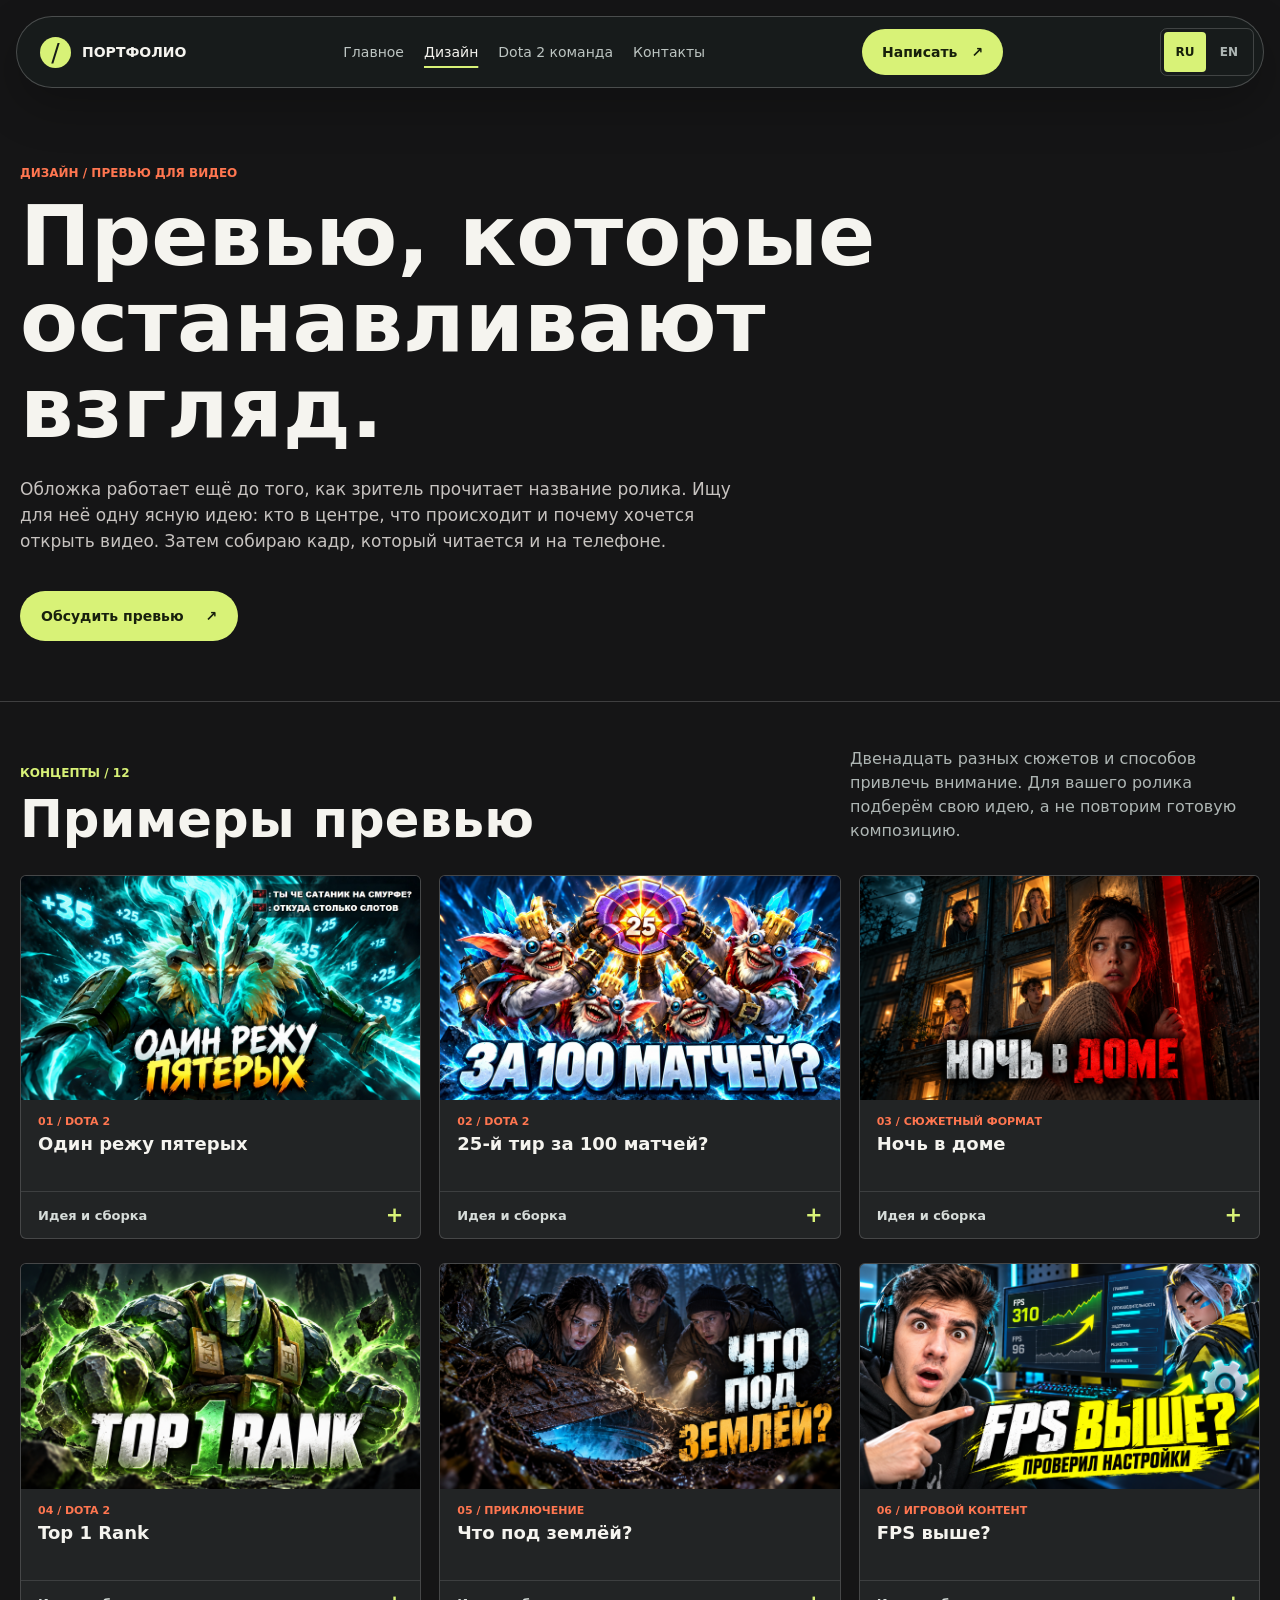
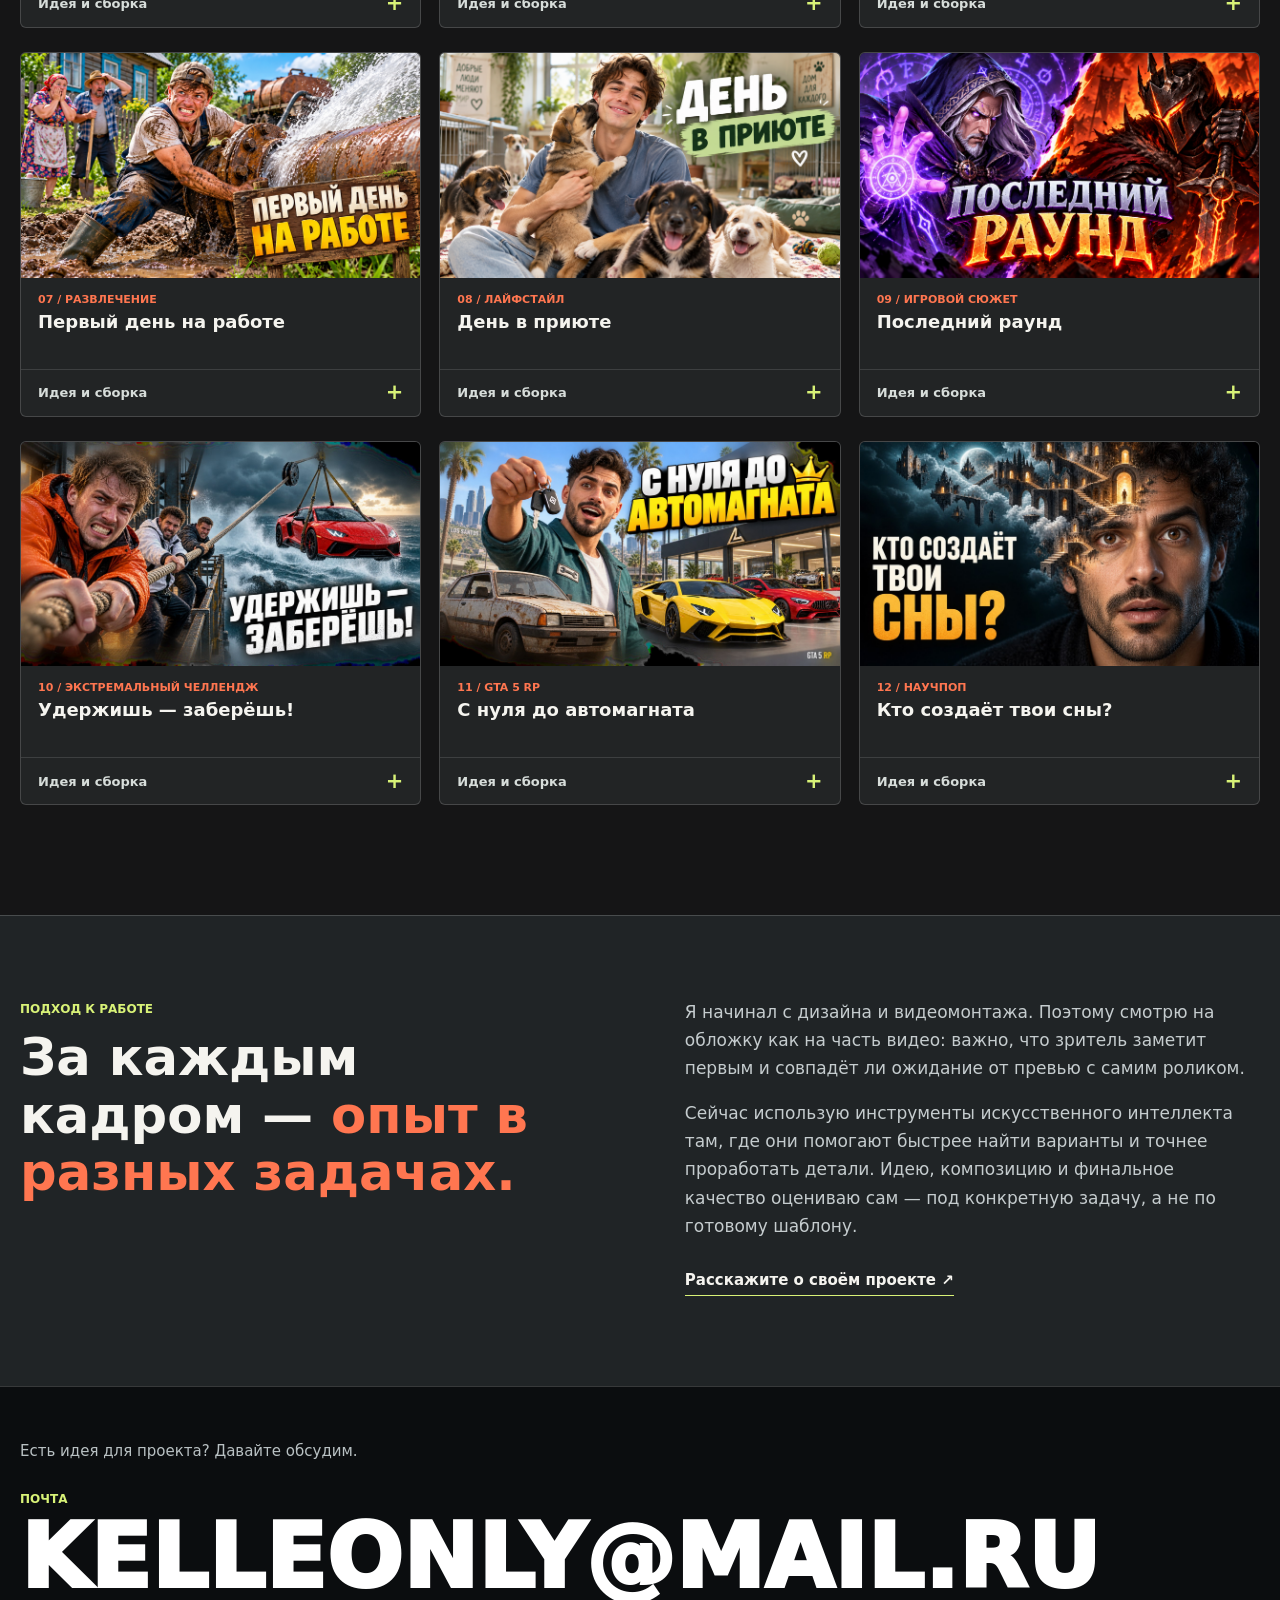
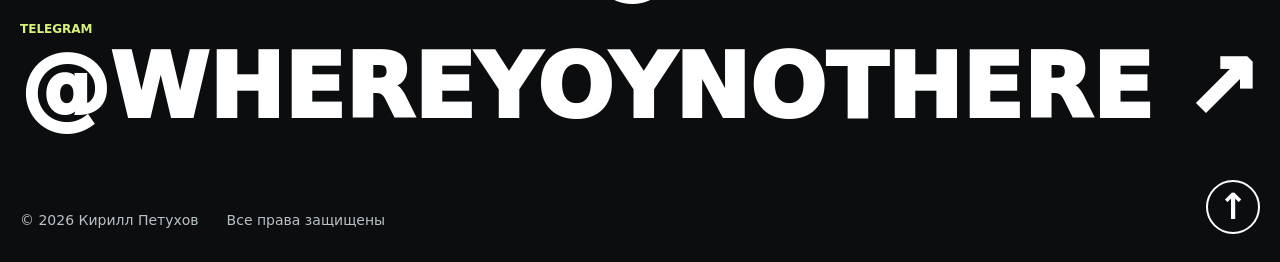
<file: creative/design.html>
<!doctype html>
<html lang="ru">
  <head>
    <meta charset="UTF-8" />
    <meta name="viewport" content="width=device-width, initial-scale=1.0" />
    <title>Дизайн превью для видео — Кирилл Петухов</title>
    <meta name="description" content="Примеры дизайна превью для видео. Обложки под сюжет, аудиторию и стиль канала — от идеи до готового визуала." />
    <link rel="icon" type="image/svg+xml" href="data:image/svg+xml,%3Csvg xmlns='http://www.w3.org/2000/svg' viewBox='0 0 64 64'%3E%3Crect width='64' height='64' rx='14' fill='%230b100a'/%3E%3Cpath d='M18 17v30M18 32l27-15M18 32l27 15' fill='none' stroke='%23d6ef83' stroke-width='7' stroke-linecap='square'/%3E%3C/svg%3E" />
    <link rel="stylesheet" href="../styles.css?v=20261015" />
    <script src="../portfolio.js?v=20261016-meepo" defer></script>
  </head>
  <body id="top" class="design-page">
    <header class="site-header">
      <a class="brand" href="./index.html" aria-label="На главную"><span aria-hidden="true">/</span><strong>Портфолио</strong></a>
      <nav aria-label="Навигация"><a href="./index.html">Главное</a><a href="./design.html" aria-current="page">Дизайн</a><a href="../team-kkle/index.html?from=creative">Dota 2 команда</a><a href="#contact">Контакты</a></nav>
      <a class="header-contact" href="https://t.me/whereyoynothere" target="_blank" rel="noopener noreferrer">Написать <span aria-hidden="true">↗</span></a>
    </header>

    <main>
      <section class="design-hero" aria-labelledby="design-title">
        <div class="design-hero-inner">
          <span class="eyebrow">Дизайн / Превью для видео</span>
          <h1 id="design-title">Превью, которые останавливают взгляд.</h1>
          <p>Обложка работает ещё до того, как зритель прочитает название ролика. Ищу для неё одну ясную идею: кто в центре, что происходит и почему хочется открыть видео. Затем собираю кадр, который читается и на телефоне.</p>
          <a class="button-primary" href="https://t.me/whereyoynothere" target="_blank" rel="noopener noreferrer">Обсудить превью <span aria-hidden="true">↗</span></a>
        </div>
      </section>

      <section class="design-gallery" aria-labelledby="gallery-title">
        <div class="section-heading"><div><span class="eyebrow">Концепты / 12</span><h2 id="gallery-title">Примеры превью</h2></div><p>Двенадцать разных сюжетов и способов привлечь внимание. Для вашего ролика подберём свою идею, а не повторим готовую композицию.</p></div>
        <div class="thumbnail-grid">
          <figure class="thumbnail-item"><img src="../assets/cover-10-juggernaut.jpg" alt="Джаггернаут в аркане, голубые цифры и реплики SF" loading="eager" /><figcaption><span>01 / Dota 2</span><strong>Один режу пятерых</strong></figcaption><details><summary>Идея и сборка</summary><p>Игровой концепт о Джаггернауте против пятерых. Герой в центре, голубые цифры на фоне и реплики SF усиливают напряжение, а короткая надпись передаёт сюжет. Чат постановочный, не скриншот матча.</p></details></figure>
          <figure class="thumbnail-item"><img src="../assets/cover-12-meepo.jpg" alt="Четыре Meepo держат 25-й уровень в центре ледяной композиции, надпись «За 100 матчей?»" loading="lazy" /><figcaption><span>02 / Dota 2</span><strong>25-й тир за 100 матчей?</strong></figcaption><details><summary>Идея и сборка</summary><p>Четыре Meepo держат над собой крупный значок 25-го тира. Ледяной фон и яркий контраст собирают взгляд на награде и коротком вопросе о ста матчах.</p></details></figure>
          <figure class="thumbnail-item"><img src="../assets/cover-01.png" alt="Ночь в доме: девушка у красной двери и соседи в окнах" loading="lazy" /><figcaption><span>03 / Сюжетный формат</span><strong>Ночь в доме</strong></figcaption><details><summary>Идея и сборка</summary><p>Задача — за секунду передать тревогу и вопрос: что происходит в доме? Контраст тёплых окон и красной двери направляет внимание на главную героиню, а короткий заголовок дополняет историю.</p></details></figure>
          <figure class="thumbnail-item"><img src="../assets/cover-11-earth-spirit.png" alt="Earth Spirit в центре тёмной композиции с надписью TOP 1 RANK" loading="lazy" /><figcaption><span>04 / Dota 2</span><strong>Top 1 Rank</strong></figcaption><details><summary>Идея и сборка</summary><p>Концепт про выход на первое место в рейтинге. Earth Spirit в центре, тёмный каменный фон и зелёная энергия поддерживают тему героя и ранга.</p></details></figure>
          <figure class="thumbnail-item"><img src="../assets/cover-02.png" alt="Что под землёй: трое исследователей открывают люк в лесу" loading="lazy" /><figcaption><span>05 / Приключение</span><strong>Что под землёй?</strong></figcaption><details><summary>Идея и сборка</summary><p>Задача — вызвать любопытство: герои нашли что-то, чего зритель ещё не видит. Кадр построен вокруг люка и света снизу, а вопрос в заголовке оставляет развязку за пределами обложки.</p></details></figure>
          <figure class="thumbnail-item"><img src="../assets/cover-03.png" alt="Игровое превью с ведущим, показателем FPS и персонажем" loading="lazy" /><figcaption><span>06 / Игровой контент</span><strong>FPS выше?</strong></figcaption><details><summary>Идея и сборка</summary><p>Задача — показать тему проверки настроек без перегруженного скриншота меню. Эмоция ведущего, показатель FPS и короткий заголовок помогают быстро понять тему ролика.</p></details></figure>
          <figure class="thumbnail-item"><img src="../assets/cover-04.png" alt="Комедийный сюжет о первом дне работы и аварии с трубой" loading="lazy" /><figcaption><span>07 / Развлечение</span><strong>Первый день на работе</strong></figcaption><details><summary>Идея и сборка</summary><p>Задача — передать комедийный провал без длинного объяснения. В центре — человек и прорвавшаяся труба, а реакция на заднем плане помогает понять ситуацию.</p></details></figure>
          <figure class="thumbnail-item"><img src="../assets/cover-05.png" alt="Ведущий в приюте играет со щенками" loading="lazy" /><figcaption><span>08 / Лайфстайл</span><strong>День в приюте</strong></figcaption><details><summary>Идея и сборка</summary><p>Здесь важнее тёплая эмоция, чем громкий заголовок. Человек в центре и детали приюта раскрывают сюжет, а спокойная композиция не отвлекает от главного.</p></details></figure>
          <figure class="thumbnail-item"><img src="../assets/cover-06.png" alt="Иллюстрированное игровое превью: маг против рыцаря" loading="lazy" /><figcaption><span>09 / Игровой сюжет</span><strong>Последний раунд</strong></figcaption><details><summary>Идея и сборка</summary><p>Концепт для напряжённого игрового момента. Столкновение двух персонажей, контрастные цвета и крупный заголовок сразу показывают конфликт.</p></details></figure>
          <figure class="thumbnail-item"><img src="../assets/cover-07.jpg" alt="Участники с канатом и красный суперкар над штормовым морем" loading="lazy" /><figcaption><span>10 / Экстремальный челлендж</span><strong>Удержишь — заберёшь!</strong></figcaption><details><summary>Идея и сборка</summary><p>Задача — сразу показать испытание и приз: участники держат канат, а над водой висит машина. Крупная эмоция, штормовое море и короткая надпись передают напряжение выдуманного челленджа.</p></details></figure>
          <figure class="thumbnail-item"><img src="../assets/cover-08.jpg" alt="Персонаж с ключами между старой машиной и дорогим автосалоном" loading="lazy" /><figcaption><span>11 / GTA 5 RP</span><strong>С нуля до автомагната</strong></figcaption><details><summary>Идея и сборка</summary><p>Задача — показать путь новичка к своему автосалону в GTA 5 RP. Старая машина и дорогие автомобили создают понятный контраст, а ключи связывают персонажа с результатом. Это концепт выдуманного ролика, не скриншот игры.</p></details></figure>
          <figure class="thumbnail-item"><img src="../assets/cover-09.jpg" alt="Портрет выдуманного ведущего с ночным городом, вырастающим из головы" loading="lazy" /><figcaption><span>12 / Научпоп</span><strong>Кто создаёт твои сны?</strong></figcaption><details><summary>Идея и сборка</summary><p>Задача — заинтересовать темой снов одной необычной картинкой. Город с лестницами, вырастающий из головы, показывает мир воображения. Крупный портрет и короткий вопрос оставляют понятный центр внимания.</p></details></figure>
        </div>
      </section>
      <section class="experience-section" aria-labelledby="experience-title">
        <div class="experience-inner">
          <div><span class="eyebrow">Подход к работе</span><h2 id="experience-title">За каждым кадром — <span>опыт в разных задачах.</span></h2></div>
          <div class="experience-copy">
            <p>Я начинал с дизайна и видеомонтажа. Поэтому смотрю на обложку как на часть видео: важно, что зритель заметит первым и совпадёт ли ожидание от превью с самим роликом.</p>
            <p>Сейчас использую инструменты искусственного интеллекта там, где они помогают быстрее найти варианты и точнее проработать детали. Идею, композицию и финальное качество оцениваю сам — под конкретную задачу, а не по готовому шаблону.</p>
            <a href="https://t.me/whereyoynothere" target="_blank" rel="noopener noreferrer">Расскажите о своём проекте <span aria-hidden="true">↗</span></a>
          </div>
        </div>
      </section>
    </main>

    <footer id="contact" class="site-footer">
      <div class="footer-inner">
        <p class="footer-label">Есть идея для проекта? Давайте обсудим.</p>
        <div class="footer-links">
          <div><span class="footer-channel">Почта</span><a href="mailto:kelleonly@mail.ru">KELLEONLY@MAIL.RU</a></div>
          <div><span class="footer-channel">Telegram</span><a href="https://t.me/whereyoynothere" target="_blank" rel="noopener noreferrer">@WHEREYOYNOTHERE ↗</a></div>
        </div>
        <div class="footer-bottom"><span>© 2026 Кирилл Петухов</span><span>Все права защищены</span><a class="back-to-top" href="#top" aria-label="Наверх">↑</a></div>
      </div>
    </footer>
  </body>
</html>
</file>
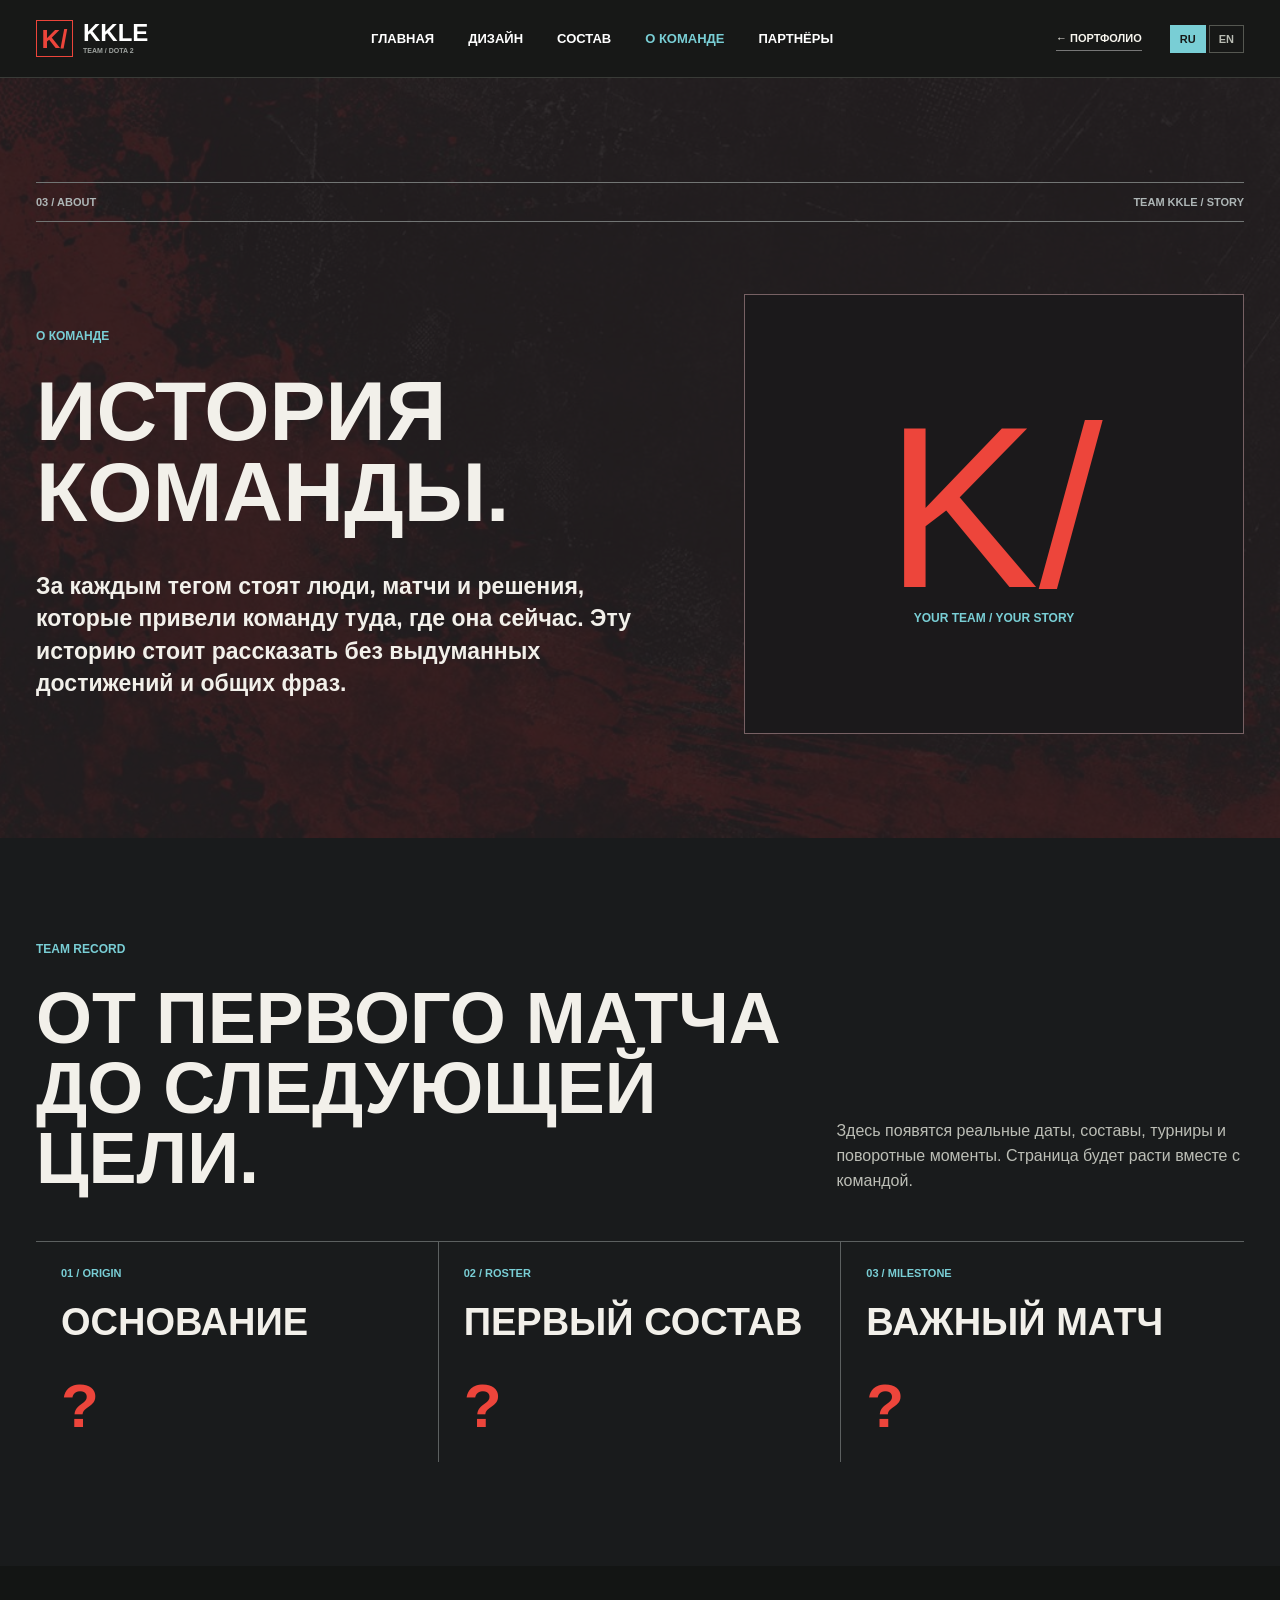
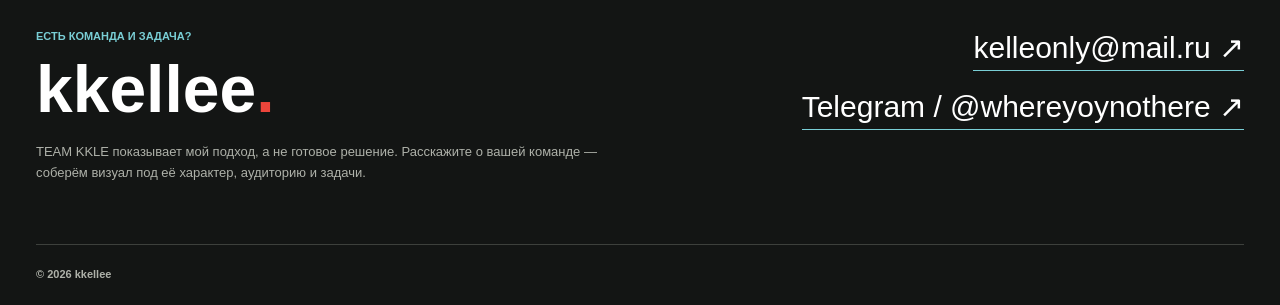
<file: team-kkle/about.html>
<!doctype html>
<html lang="ru">
<head>
  <meta charset="utf-8">
  <meta name="viewport" content="width=device-width, initial-scale=1">
  <meta name="theme-color" content="#151515">
  <meta name="description" content="TEAM KKLE — пример страницы об истории киберспортивной команды.">
  <title>TEAM KKLE — О команде</title>
  <link rel="stylesheet" href="./styles.css">
  <script src="./script.js" defer></script>
</head>
<body data-page="about">
  <header class="site-header">
    <a class="brand" href="./index.html" aria-label="TEAM KKLE — главная"><span class="brand-glyph" aria-hidden="true">K/</span><span class="brand-text">KKLE<small>TEAM / DOTA 2</small></span></a>
    <nav class="main-nav" aria-label="Основная навигация">
      <a href="./index.html" data-i18n="navHome">Главная</a>
      <a href="./design.html" data-i18n="navDesign">Дизайн</a>
      <a href="./roster.html" data-i18n="navRoster">Состав</a>
      <a href="./about.html" aria-current="page" data-i18n="navAbout">О команде</a>
      <a href="./partners.html" data-i18n="navPartners">Партнёры</a>
    </nav>
    <div class="header-end"><a class="portfolio-back" href="../index.html" data-i18n="backPortfolio">← Портфолио</a><div class="language-switch" role="group" aria-label="Language / Язык"><button type="button" data-lang="ru" aria-pressed="true">RU</button><button type="button" data-lang="en" aria-pressed="false">EN</button></div></div>
  </header>

  <main class="inner-page">
    <section class="story-intro section-space" aria-labelledby="about-title">
      <div class="wrap">
        <div class="page-kicker"><span>03 / ABOUT</span><span>TEAM KKLE / STORY</span></div>
        <div class="story-layout">
          <div><p class="eyebrow" data-i18n="aboutEyebrow">О КОМАНДЕ</p><h1 id="about-title" class="page-title" data-i18n="aboutTitle">История команды.</h1><p class="story-lead" data-i18n="aboutLead">За каждым тегом стоят люди, матчи и решения, которые привели команду туда, где она сейчас. Эту историю стоит рассказать без выдуманных достижений и общих фраз.</p></div>
          <div class="story-emblem" aria-hidden="true"><span>K/</span><small>YOUR TEAM / YOUR STORY</small></div>
        </div>
      </div>
    </section>
    <section class="story-record section-space" aria-labelledby="story-record-title">
      <div class="wrap">
        <div class="section-header"><div><p class="eyebrow">TEAM RECORD</p><h2 id="story-record-title" data-i18n="aboutRecordTitle">От первого матча до следующей цели.</h2></div><p data-i18n="aboutRecordIntro">Здесь появятся реальные даты, составы, турниры и поворотные моменты. Страница будет расти вместе с командой.</p></div>
        <div class="record-list">
          <div><span>01 / ORIGIN</span><strong data-i18n="aboutOrigin">Основание</strong><b>?</b></div>
          <div><span>02 / ROSTER</span><strong data-i18n="aboutFirstRoster">Первый состав</strong><b>?</b></div>
          <div><span>03 / MILESTONE</span><strong data-i18n="aboutMilestone">Важный матч</strong><b>?</b></div>
        </div>
      </div>
    </section>
  </main>
  <footer class="site-footer"><div class="wrap footer-inner"><div><span class="footer-eyebrow" data-i18n="footerEyebrow">ЕСТЬ КОМАНДА И ЗАДАЧА?</span><strong class="footer-brand">kkellee<span>.</span></strong><p data-i18n="footerDisclosure">TEAM KKLE показывает мой подход, а не готовое решение. Расскажите о вашей команде — соберём визуал под её характер, аудиторию и задачи.</p></div><div class="footer-links"><a href="mailto:kelleonly@mail.ru">kelleonly@mail.ru ↗</a><a href="https://t.me/whereyoynothere" target="_blank" rel="noopener noreferrer">Telegram / @whereyoynothere ↗</a></div></div><div class="wrap footer-bottom">© 2026 kkellee</div></footer>
</body>
</html>
</file>
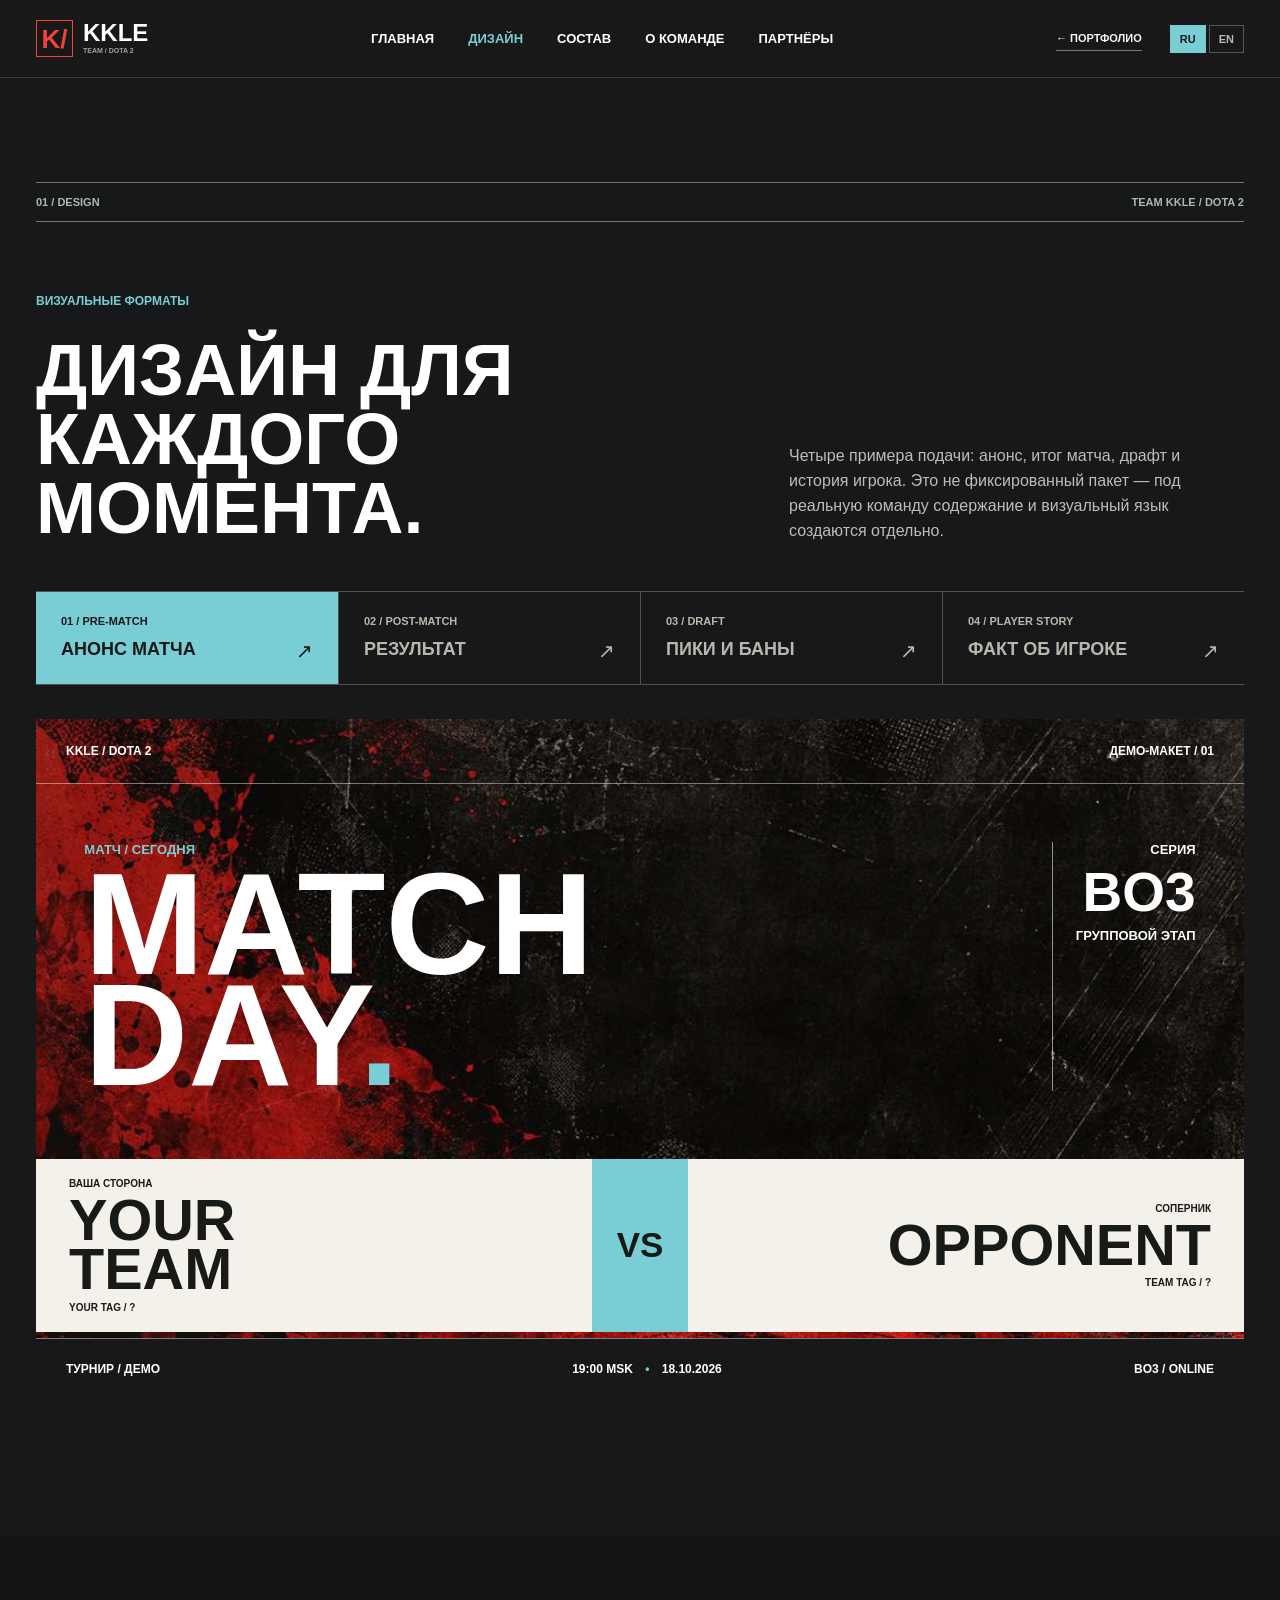
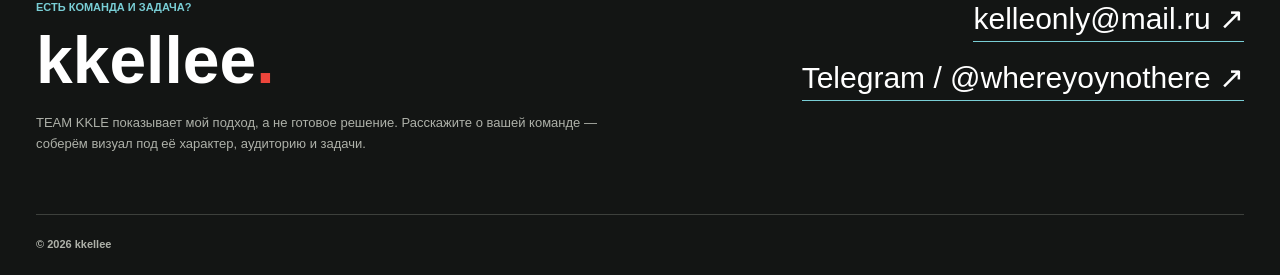
<file: team-kkle/design.html>
<!doctype html>
<html lang="ru">
<head>
  <meta charset="utf-8">
  <meta name="viewport" content="width=device-width, initial-scale=1">
  <meta name="theme-color" content="#151515">
  <meta name="description" content="TEAM KKLE — примеры оформления матчей, драфта и истории игрока.">
  <title>TEAM KKLE — Дизайн</title>
  <link rel="stylesheet" href="./styles.css">
  <script src="./script.js" defer></script>
</head>
<body data-page="design">
  <header class="site-header">
    <a class="brand" href="./index.html" aria-label="TEAM KKLE — главная"><span class="brand-glyph" aria-hidden="true">K/</span><span class="brand-text">KKLE<small>TEAM / DOTA 2</small></span></a>
    <nav class="main-nav" aria-label="Основная навигация">
      <a href="./index.html" data-i18n="navHome">Главная</a>
      <a href="./design.html" aria-current="page" data-i18n="navDesign">Дизайн</a>
      <a href="./roster.html" data-i18n="navRoster">Состав</a>
      <a href="./about.html" data-i18n="navAbout">О команде</a>
      <a href="./partners.html" data-i18n="navPartners">Партнёры</a>
    </nav>
    <div class="header-end"><a class="portfolio-back" href="../index.html" data-i18n="backPortfolio">← Портфолио</a><div class="language-switch" role="group" aria-label="Language / Язык"><button type="button" data-lang="ru" aria-pressed="true">RU</button><button type="button" data-lang="en" aria-pressed="false">EN</button></div></div>
  </header>

  <main class="inner-page">
    <section class="graphics-section section-space" aria-labelledby="graphics-title">
      <div class="wrap">
        <div class="page-kicker"><span>01 / DESIGN</span><span>TEAM KKLE / DOTA 2</span></div>
        <div class="section-header">
          <div><p class="eyebrow" data-i18n="designEyebrow">ВИЗУАЛЬНЫЕ ФОРМАТЫ</p><h1 id="graphics-title" class="page-title" data-i18n="graphicsTitle">Дизайн для каждого момента.</h1></div>
          <p data-i18n="graphicsIntro">Четыре примера подачи: анонс, итог матча, драфт и история игрока. Это не фиксированный пакет — под реальную команду содержание и визуальный язык создаются отдельно.</p>
        </div>
        <div class="graphics-workspace">
          <div class="graphics-tabs" role="tablist" aria-label="Варианты дизайна">
            <button class="graphic-tab is-active" type="button" role="tab" id="tab-match" aria-controls="panel-match" aria-selected="true" data-frame="match"><span>01 / PRE-MATCH</span><strong data-i18n="tabMatch">Анонс матча</strong><span aria-hidden="true">↗</span></button>
            <button class="graphic-tab" type="button" role="tab" id="tab-result" aria-controls="panel-result" aria-selected="false" data-frame="result"><span>02 / POST-MATCH</span><strong data-i18n="tabResult">Результат</strong><span aria-hidden="true">↗</span></button>
            <button class="graphic-tab" type="button" role="tab" id="tab-draft" aria-controls="panel-draft" aria-selected="false" data-frame="draft"><span>03 / DRAFT</span><strong data-i18n="tabDraft">Пики и баны</strong><span aria-hidden="true">↗</span></button>
            <button class="graphic-tab" type="button" role="tab" id="tab-fact" aria-controls="panel-fact" aria-selected="false" data-frame="fact"><span>04 / PLAYER STORY</span><strong data-i18n="tabFact">Факт об игроке</strong><span aria-hidden="true">↗</span></button>
          </div>
          <div class="graphics-stage">
            <div class="artboard announcement" id="panel-match" role="tabpanel" aria-labelledby="tab-match" data-panel="match">
              <div class="artboard-top"><span>KKLE / DOTA 2</span><span data-i18n="demoGraphic">ДЕМО-МАКЕТ / 01</span></div>
              <div class="announcement-main"><div class="match-type"><span data-i18n="matchDay">МАТЧ / СЕГОДНЯ</span><strong>MATCH<br>DAY<span>.</span></strong></div><div class="match-meta"><span data-i18n="matchSeries">СЕРИЯ</span><strong>BO3</strong><span data-i18n="matchStage">ГРУППОВОЙ ЭТАП</span></div></div>
              <div class="versus-band"><div><small data-i18n="homeSide">ВАША СТОРОНА</small><strong>YOUR<br>TEAM</strong><span>YOUR TAG / ?</span></div><b>VS</b><div><small data-i18n="opponentSide">СОПЕРНИК</small><strong>OPPONENT</strong><span>TEAM TAG / ?</span></div></div>
              <div class="artboard-bottom"><span data-i18n="demoEvent">ТУРНИР / ДЕМО</span><span>19:00 MSK <i>•</i> 18.10.2026</span><span>BO3 / ONLINE</span></div>
            </div>
            <div class="artboard result" id="panel-result" role="tabpanel" aria-labelledby="tab-result" data-panel="result" hidden>
              <div class="result-top"><span>KKLE / DOTA 2</span><span data-i18n="resultDemo">ДЕМО-РЕЗУЛЬТАТ / 02</span></div>
              <div class="result-stamp" data-i18n="resultWin">ПОБЕДА</div>
              <div class="result-content"><div class="result-title"><span data-i18n="resultSeries">СЕРИЯ ЗА НАМИ</span><strong>WIN<span>.</span></strong></div><div class="score-grid"><div><small data-i18n="homeSide">ВАША СТОРОНА</small><strong>YOUR TEAM</strong><span>YOUR TAG / ?</span></div><div class="score"><b>2</b><em>:</em><b>0</b></div><div><small data-i18n="opponentSide">СОПЕРНИК</small><strong>OPPONENT</strong><span>TEAM TAG / ?</span></div></div></div>
              <div class="result-bottom"><span data-i18n="demoEvent">ТУРНИР / ДЕМО</span><span>BO3 · ONLINE</span><span data-i18n="notRealResult">НЕ РЕАЛЬНЫЙ РЕЗУЛЬТАТ</span></div>
            </div>
            <div class="artboard draft" id="panel-draft" role="tabpanel" aria-labelledby="tab-draft" data-panel="draft" hidden>
              <div class="draft-mast"><span>KKLE / DOTA 2</span><span>03 / DRAFT BOARD</span><span>BO3 · MAP 01</span></div>
              <div class="draft-heading"><strong>DRAFT<span>/</span></strong><div><span data-i18n="draftSample">ПРИМЕР ПИКА И БАНА</span><b>YOUR TEAM <i>VS</i> OPPONENT</b></div></div>
              <div class="draft-team-line"><strong>YOUR TEAM</strong><span>RADIANT / 01</span></div>
              <div class="draft-picks"><div class="draft-hero"><b aria-hidden="true">?</b><span>01 / PICK</span></div><div class="draft-hero"><b aria-hidden="true">?</b><span>02 / PICK</span></div><div class="draft-hero"><b aria-hidden="true">?</b><span>03 / PICK</span></div><div class="draft-hero"><b aria-hidden="true">?</b><span>04 / PICK</span></div><div class="draft-hero"><b aria-hidden="true">?</b><span>05 / PICK</span></div></div>
              <div class="draft-ban-line"><b>BANS</b><span>01 / ?</span><span>02 / ?</span><span>03 / ?</span><span>04 / ?</span><span>05 / ?</span></div>
              <div class="draft-team-line opponent"><strong>OPPONENT</strong><span>DIRE / 02</span></div>
              <div class="draft-picks"><div class="draft-hero"><b aria-hidden="true">?</b><span>01 / PICK</span></div><div class="draft-hero"><b aria-hidden="true">?</b><span>02 / PICK</span></div><div class="draft-hero"><b aria-hidden="true">?</b><span>03 / PICK</span></div><div class="draft-hero"><b aria-hidden="true">?</b><span>04 / PICK</span></div><div class="draft-hero"><b aria-hidden="true">?</b><span>05 / PICK</span></div></div>
              <div class="draft-ban-line"><b>BANS</b><span>01 / ?</span><span>02 / ?</span><span>03 / ?</span><span>04 / ?</span><span>05 / ?</span></div>
              <div class="draft-foot"><span>TEAM KKLE / YOUR TAG</span><span data-i18n="draftFooter">ПИКИ И БАНЫ — ПОЛЯ ПОД ВАШ МАТЧ</span></div>
            </div>
            <div class="artboard fact" id="panel-fact" role="tabpanel" aria-labelledby="tab-fact" data-panel="fact" hidden>
              <div class="fact-top"><span>KKLE / PLAYER STORY</span><span>04 / PERSONA</span></div>
              <div class="fact-left"><span>POSITION / 01</span><b aria-hidden="true">?</b><strong>YOUR<br>PLAYER</strong><small>YOUR TAG / CARRY</small></div>
              <div class="fact-right"><span data-i18n="factLabel">ФАКТ ИГРОКА / ПРИМЕР</span><h2 data-i18n="factHeadline">ИГРАЕТ НЕ ПО СЦЕНАРИЮ.</h2><p data-i18n="factBody">Здесь может быть личный факт или момент, который болельщики будут помнить. Историю, цифры и детали заменим на реальные — чтобы аудитория запомнила человека, а не только ник.</p><div class="fact-heroes"><span>HERO POOL</span><strong>01 / ?</strong><strong>02 / ?</strong><strong>03 / ?</strong></div></div>
              <div class="fact-bottom"><span>TEAM KKLE / YOUR TEAM</span><span data-i18n="factDemo">ПРИМЕР ПОДАЧИ / ДАННЫЕ ЗАМЕНЯЮТСЯ</span></div>
            </div>
          </div>
        </div>
      </div>
    </section>
  </main>
  <footer class="site-footer"><div class="wrap footer-inner"><div><span class="footer-eyebrow" data-i18n="footerEyebrow">ЕСТЬ КОМАНДА И ЗАДАЧА?</span><strong class="footer-brand">kkellee<span>.</span></strong><p data-i18n="footerDisclosure">TEAM KKLE показывает мой подход, а не готовое решение. Расскажите о вашей команде — соберём визуал под её характер, аудиторию и задачи.</p></div><div class="footer-links"><a href="mailto:kelleonly@mail.ru">kelleonly@mail.ru ↗</a><a href="https://t.me/whereyoynothere" target="_blank" rel="noopener noreferrer">Telegram / @whereyoynothere ↗</a></div></div><div class="wrap footer-bottom">© 2026 kkellee</div></footer>
</body>
</html>
</file>
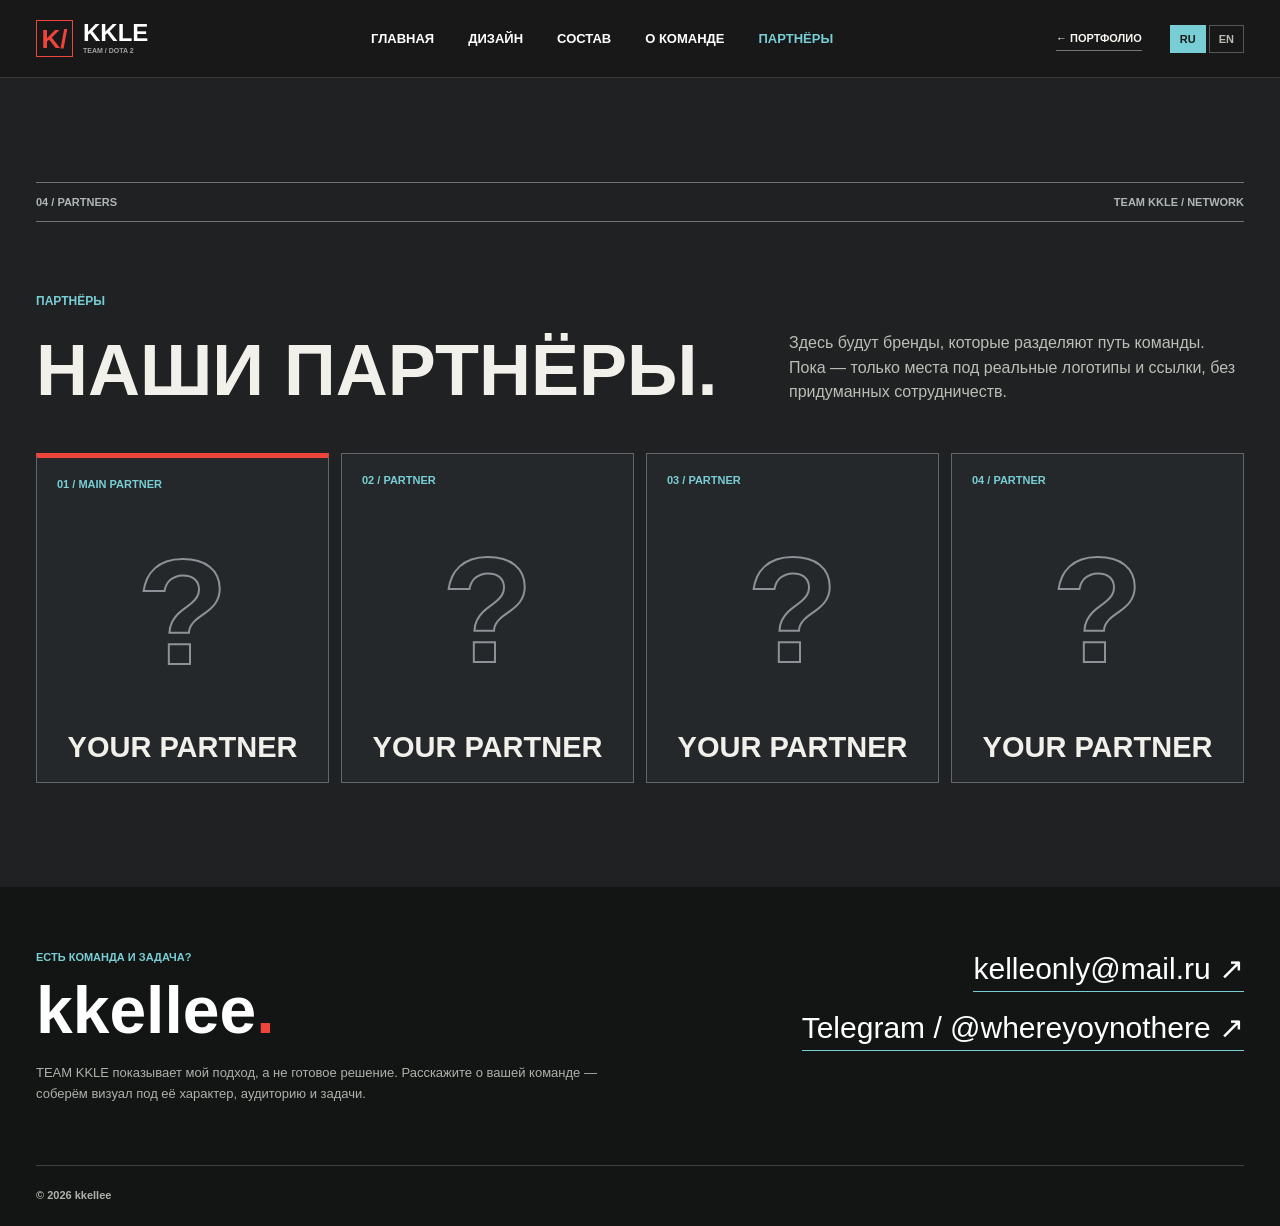
<file: team-kkle/partners.html>
<!doctype html>
<html lang="ru">
<head>
  <meta charset="utf-8">
  <meta name="viewport" content="width=device-width, initial-scale=1">
  <meta name="theme-color" content="#151515">
  <meta name="description" content="TEAM KKLE — пример страницы партнёров киберспортивной команды.">
  <title>TEAM KKLE — Партнёры</title>
  <link rel="stylesheet" href="./styles.css">
  <script src="./script.js" defer></script>
</head>
<body data-page="partners">
  <header class="site-header">
    <a class="brand" href="./index.html" aria-label="TEAM KKLE — главная"><span class="brand-glyph" aria-hidden="true">K/</span><span class="brand-text">KKLE<small>TEAM / DOTA 2</small></span></a>
    <nav class="main-nav" aria-label="Основная навигация">
      <a href="./index.html" data-i18n="navHome">Главная</a>
      <a href="./design.html" data-i18n="navDesign">Дизайн</a>
      <a href="./roster.html" data-i18n="navRoster">Состав</a>
      <a href="./about.html" data-i18n="navAbout">О команде</a>
      <a href="./partners.html" aria-current="page" data-i18n="navPartners">Партнёры</a>
    </nav>
    <div class="header-end"><a class="portfolio-back" href="../index.html" data-i18n="backPortfolio">← Портфолио</a><div class="language-switch" role="group" aria-label="Language / Язык"><button type="button" data-lang="ru" aria-pressed="true">RU</button><button type="button" data-lang="en" aria-pressed="false">EN</button></div></div>
  </header>

  <main class="inner-page">
    <section class="partners-section section-space" aria-labelledby="partners-title">
      <div class="wrap">
        <div class="page-kicker"><span>04 / PARTNERS</span><span>TEAM KKLE / NETWORK</span></div>
        <div class="section-header"><div><p class="eyebrow" data-i18n="partnersEyebrow">ПАРТНЁРЫ</p><h1 id="partners-title" class="page-title" data-i18n="partnersTitle">Наши партнёры.</h1></div><p data-i18n="partnersIntro">Здесь будут бренды, которые разделяют путь команды. Пока — только места под реальные логотипы и ссылки, без придуманных сотрудничеств.</p></div>
        <div class="partners-grid" aria-label="Места для партнёров">
          <div class="partner-slot"><span>01 / MAIN PARTNER</span><b aria-hidden="true">?</b><strong data-i18n="partnerPlaceholder">YOUR PARTNER</strong></div>
          <div class="partner-slot"><span>02 / PARTNER</span><b aria-hidden="true">?</b><strong data-i18n="partnerPlaceholder">YOUR PARTNER</strong></div>
          <div class="partner-slot"><span>03 / PARTNER</span><b aria-hidden="true">?</b><strong data-i18n="partnerPlaceholder">YOUR PARTNER</strong></div>
          <div class="partner-slot"><span>04 / PARTNER</span><b aria-hidden="true">?</b><strong data-i18n="partnerPlaceholder">YOUR PARTNER</strong></div>
        </div>
      </div>
    </section>
  </main>
  <footer class="site-footer"><div class="wrap footer-inner"><div><span class="footer-eyebrow" data-i18n="footerEyebrow">ЕСТЬ КОМАНДА И ЗАДАЧА?</span><strong class="footer-brand">kkellee<span>.</span></strong><p data-i18n="footerDisclosure">TEAM KKLE показывает мой подход, а не готовое решение. Расскажите о вашей команде — соберём визуал под её характер, аудиторию и задачи.</p></div><div class="footer-links"><a href="mailto:kelleonly@mail.ru">kelleonly@mail.ru ↗</a><a href="https://t.me/whereyoynothere" target="_blank" rel="noopener noreferrer">Telegram / @whereyoynothere ↗</a></div></div><div class="wrap footer-bottom">© 2026 kkellee</div></footer>
</body>
</html>
</file>
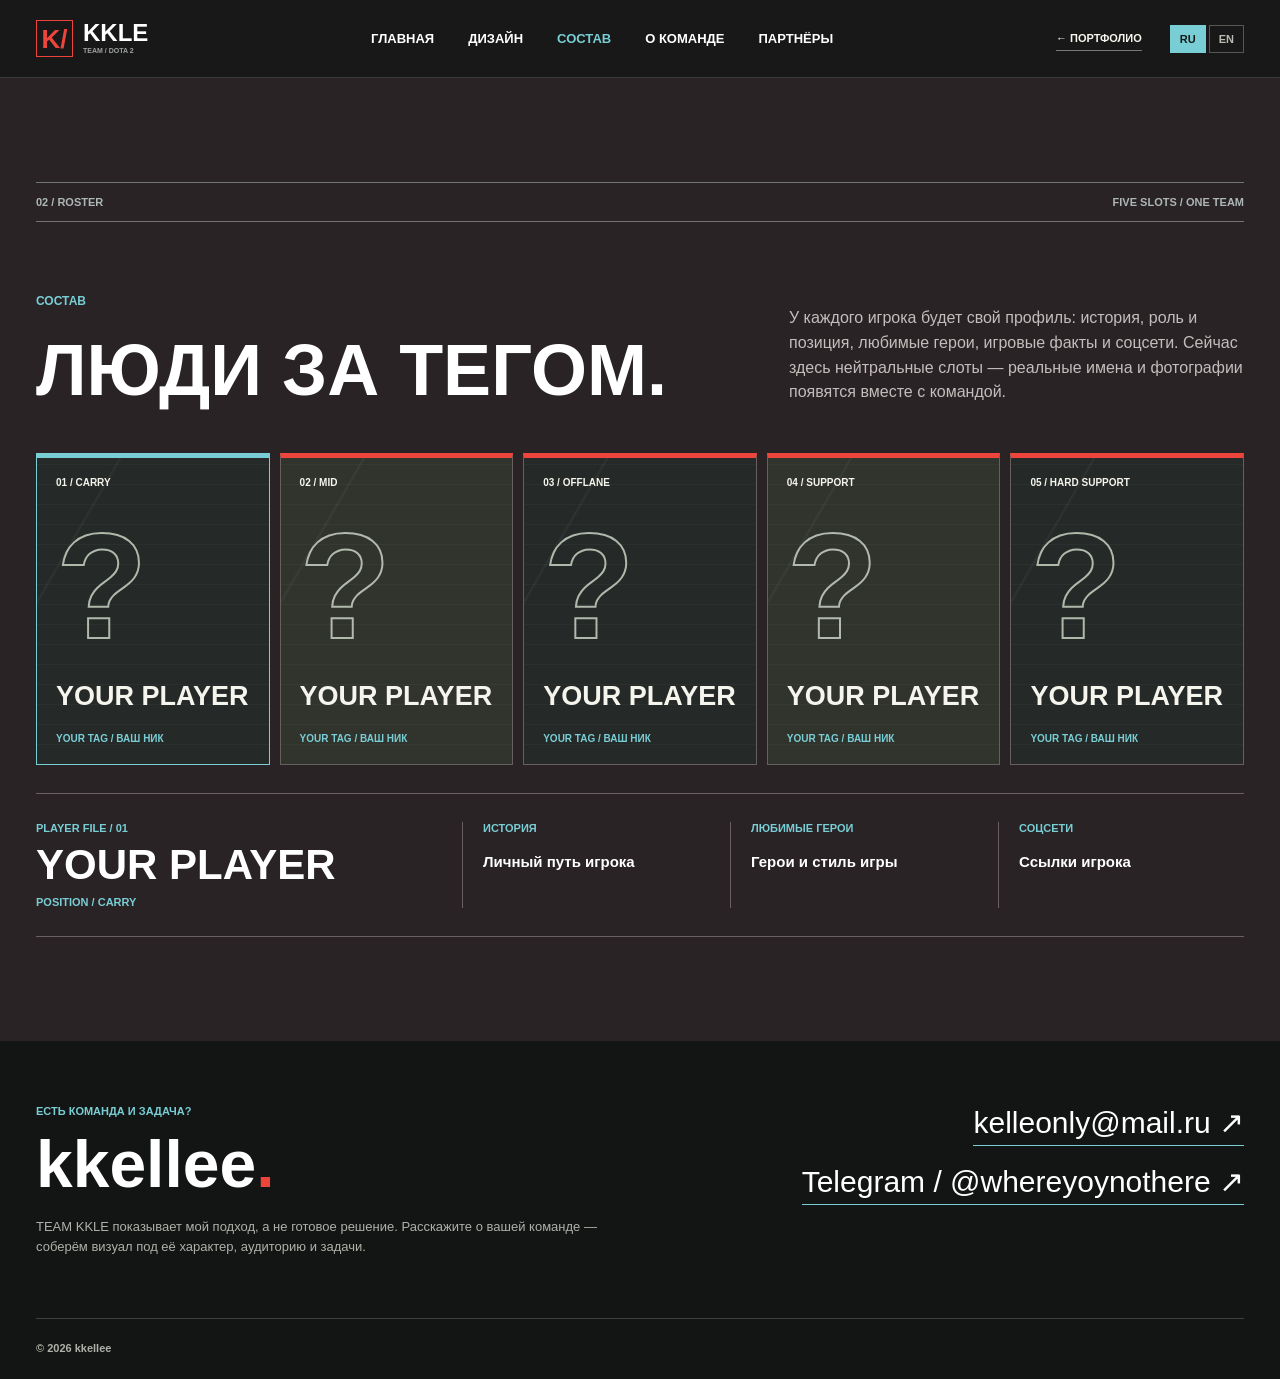
<file: team-kkle/roster.html>
<!doctype html>
<html lang="ru">
<head>
  <meta charset="utf-8">
  <meta name="viewport" content="width=device-width, initial-scale=1">
  <meta name="theme-color" content="#151515">
  <meta name="description" content="TEAM KKLE — пример страницы состава и профиля игрока.">
  <title>TEAM KKLE — Состав</title>
  <link rel="stylesheet" href="./styles.css">
  <script src="./script.js" defer></script>
</head>
<body data-page="roster">
  <header class="site-header">
    <a class="brand" href="./index.html" aria-label="TEAM KKLE — главная"><span class="brand-glyph" aria-hidden="true">K/</span><span class="brand-text">KKLE<small>TEAM / DOTA 2</small></span></a>
    <nav class="main-nav" aria-label="Основная навигация">
      <a href="./index.html" data-i18n="navHome">Главная</a>
      <a href="./design.html" data-i18n="navDesign">Дизайн</a>
      <a href="./roster.html" aria-current="page" data-i18n="navRoster">Состав</a>
      <a href="./about.html" data-i18n="navAbout">О команде</a>
      <a href="./partners.html" data-i18n="navPartners">Партнёры</a>
    </nav>
    <div class="header-end"><a class="portfolio-back" href="../index.html" data-i18n="backPortfolio">← Портфолио</a><div class="language-switch" role="group" aria-label="Language / Язык"><button type="button" data-lang="ru" aria-pressed="true">RU</button><button type="button" data-lang="en" aria-pressed="false">EN</button></div></div>
  </header>

  <main class="inner-page">
    <section class="roster-section section-space" aria-labelledby="roster-title">
      <div class="wrap">
        <div class="page-kicker"><span>02 / ROSTER</span><span>FIVE SLOTS / ONE TEAM</span></div>
        <div class="section-header roster-heading"><div><p class="eyebrow" data-i18n="rosterEyebrow">СОСТАВ</p><h1 id="roster-title" class="page-title" data-i18n="rosterTitle">Люди за тегом.</h1></div><p data-i18n="rosterIntro">У каждого игрока будет свой профиль: история, роль и позиция, любимые герои, игровые факты и соцсети. Сейчас здесь нейтральные слоты — реальные имена и фотографии появятся вместе с командой.</p></div>
        <div class="roster-grid" aria-label="Пять слотов для игроков">
          <button type="button" class="player-slot is-selected" data-player="01" data-role="CARRY" aria-pressed="true"><span>01 / CARRY</span><b aria-hidden="true">?</b><strong>YOUR PLAYER</strong><small data-i18n="yourTag">YOUR TAG / ВАШ НИК</small></button>
          <button type="button" class="player-slot" data-player="02" data-role="MID" aria-pressed="false"><span>02 / MID</span><b aria-hidden="true">?</b><strong>YOUR PLAYER</strong><small data-i18n="yourTag">YOUR TAG / ВАШ НИК</small></button>
          <button type="button" class="player-slot" data-player="03" data-role="OFFLANE" aria-pressed="false"><span>03 / OFFLANE</span><b aria-hidden="true">?</b><strong>YOUR PLAYER</strong><small data-i18n="yourTag">YOUR TAG / ВАШ НИК</small></button>
          <button type="button" class="player-slot" data-player="04" data-role="SUPPORT" aria-pressed="false"><span>04 / SUPPORT</span><b aria-hidden="true">?</b><strong>YOUR PLAYER</strong><small data-i18n="yourTag">YOUR TAG / ВАШ НИК</small></button>
          <button type="button" class="player-slot" data-player="05" data-role="HARD SUPPORT" aria-pressed="false"><span>05 / HARD SUPPORT</span><b aria-hidden="true">?</b><strong>YOUR PLAYER</strong><small data-i18n="yourTag">YOUR TAG / ВАШ НИК</small></button>
        </div>
        <div class="player-profile" aria-live="polite">
          <div class="profile-ident"><span id="profile-index">PLAYER FILE / 01</span><strong>YOUR PLAYER</strong><small id="profile-role">POSITION / CARRY</small></div>
          <div class="profile-details"><div><span data-i18n="profileStory">ИСТОРИЯ</span><strong data-i18n="profilePlaceholder">Личный путь игрока</strong></div><div><span data-i18n="profileHeroes">ЛЮБИМЫЕ ГЕРОИ</span><strong data-i18n="profileHeroPlaceholder">Герои и стиль игры</strong></div><div><span data-i18n="profileSocial">СОЦСЕТИ</span><strong data-i18n="profileSocialPlaceholder">Ссылки игрока</strong></div></div>
        </div>
      </div>
    </section>
  </main>
  <footer class="site-footer"><div class="wrap footer-inner"><div><span class="footer-eyebrow" data-i18n="footerEyebrow">ЕСТЬ КОМАНДА И ЗАДАЧА?</span><strong class="footer-brand">kkellee<span>.</span></strong><p data-i18n="footerDisclosure">TEAM KKLE показывает мой подход, а не готовое решение. Расскажите о вашей команде — соберём визуал под её характер, аудиторию и задачи.</p></div><div class="footer-links"><a href="mailto:kelleonly@mail.ru">kelleonly@mail.ru ↗</a><a href="https://t.me/whereyoynothere" target="_blank" rel="noopener noreferrer">Telegram / @whereyoynothere ↗</a></div></div><div class="wrap footer-bottom">© 2026 kkellee</div></footer>
</body>
</html>
</file>
<file: styles.css>
:root {
  color-scheme: dark;
  --bg: #101315;
  --panel: #eeede8;
  --ink: #f5f4ef;
  --muted: #aeb6b4;
  --line: rgba(255, 255, 255, .18);
  --accent: #d8f277;
  --hot: #ff7650;
}

* { box-sizing: border-box; }
html { scroll-behavior: smooth; }
body { margin: 0; min-width: 320px; font-family: Inter, ui-sans-serif, system-ui, -apple-system, BlinkMacSystemFont, "Segoe UI", sans-serif; color: var(--ink); background: var(--bg); }
a { color: inherit; text-decoration: none; }
a:focus-visible { outline: 2px solid var(--accent); outline-offset: 4px; }
h1, h2, h3, p { margin-top: 0; }

.site-header {
  position: sticky; top: 16px; z-index: 20;
  display: flex; align-items: center; justify-content: space-between; gap: 28px;
  width: min(1272px, calc(100% - 32px)); min-height: 72px; margin: 16px auto 0; padding: 8px 9px 8px 23px;
  border: 1px solid rgba(255, 255, 255, .22); border-radius: 999px;
  background: rgba(24, 28, 29, .93); box-shadow: 0 18px 48px rgba(0, 0, 0, .24); backdrop-filter: blur(20px);
}
.brand { display: inline-flex; align-items: center; gap: 11px; flex-shrink: 0; font-size: 14px; font-weight: 850; text-transform: uppercase; }
.brand span { display: grid; width: 31px; height: 31px; place-items: center; border-radius: 50%; color: #171b17; background: var(--accent); font-size: 25px; font-weight: 500; line-height: 1; }
.brand strong { white-space: nowrap; }
nav { display: flex; align-items: center; gap: clamp(16px, 2.8vw, 36px); color: #bdc5c2; font-size: 14px; }
nav a { transition: color .2s ease; }
nav a:hover, nav a[aria-current="page"] { color: var(--ink); }
nav a[aria-current="page"] { text-decoration: underline; text-decoration-color: var(--accent); text-decoration-thickness: 2px; text-underline-offset: 9px; }
.header-contact { display: inline-flex; align-items: center; justify-content: center; gap: 14px; min-width: 132px; padding: 15px 20px; border-radius: 999px; color: #17200b; background: var(--accent); font-size: 14px; font-weight: 800; }
.header-contact:hover, .button-primary:hover { background: #ecffa8; }

.home-hero { position: relative; width: min(1240px, calc(100% - 40px)); margin: 0 auto; padding: 80px 0 54px; border-bottom: 1px solid var(--line); }
.home-hero::after { position: absolute; bottom: -2px; left: 0; width: 100px; height: 3px; background: var(--hot); content: ""; }
.hero-inner { width: 100%; }
.hero-kicker { display: flex; align-items: center; gap: 18px; margin-bottom: 20px; color: var(--accent); font-size: 12px; font-weight: 850; letter-spacing: .06em; text-transform: uppercase; }
.hero-kicker span { padding-left: 18px; border-left: 1px solid var(--line); color: var(--muted); }
.home-hero h1 { max-width: 1150px; margin: 0; font-size: clamp(54px, 7.3vw, 106px); font-weight: 850; line-height: .98; letter-spacing: 0; overflow-wrap: anywhere; text-wrap: balance; }
.hero-description { max-width: 680px; margin: 27px 0 0; color: #c0c7c3; font-size: 18px; line-height: 1.5; }
.hero-actions { display: flex; align-items: center; flex-wrap: wrap; gap: 28px; margin-top: 28px; }
.button-primary { display: inline-flex; align-items: center; justify-content: space-between; gap: 22px; min-width: 205px; padding: 17px 21px; border-radius: 999px; color: #18200d; background: var(--accent); font-size: 14px; font-weight: 850; }
.button-text { padding: 12px 0; border-bottom: 1px solid rgba(237, 246, 220, .5); font-size: 14px; font-weight: 700; }
.button-text:hover { color: var(--accent); border-color: var(--accent); }

.work-section { width: min(1240px, calc(100% - 40px)); margin: 0 auto; padding: 32px 0 116px; scroll-margin-top: 106px; }
.section-heading { display: flex; align-items: end; justify-content: space-between; gap: 32px; margin-bottom: 28px; }
.eyebrow { display: inline-block; margin-bottom: 13px; color: var(--accent); font-size: 12px; font-weight: 850; text-transform: uppercase; }
.section-heading h2 { margin-bottom: 0; font-size: clamp(34px, 4vw, 52px); line-height: 1.05; }
.section-heading p { max-width: 410px; margin-bottom: 4px; color: var(--muted); font-size: 16px; line-height: 1.5; }
.work-grid { display: grid; grid-template-columns: 1.1fr .9fr; gap: 18px; }
.work-card-team { grid-column: 1 / -1; }
.work-card-team .work-art { aspect-ratio: 24 / 7; }
.art-team { display: flex; flex-direction: column; justify-content: space-between; container-type: inline-size; padding: clamp(22px, 4vw, 54px); background: radial-gradient(circle at 17% 80%, rgba(217, 37, 27, .65), transparent 38%), repeating-linear-gradient(125deg, transparent 0 27px, rgba(255,255,255,.035) 28px 29px), #111; color: #fff; }
.art-team strong { font-size: clamp(58px, 19cqw, 190px); font-weight: 1000; line-height: .75; white-space: nowrap; }
.art-team strong span { color: #ed4336; }
.team-preview-label, .team-preview-bottom { font-size: 12px; font-weight: 850; }
.team-preview-bottom { align-self: flex-end; }
.work-card-team .work-art { border-bottom: 4px solid #ed4336; }
.work-card-team:last-child .work-art { border-bottom-color: #ed4336; }
.creative-page .work-grid { grid-template-columns: repeat(2, minmax(0, 1fr)); }
.creative-page .work-card-team { grid-column: auto; }
.creative-page .work-card-team .work-art { aspect-ratio: 16 / 9; }
.work-card { display: block; min-width: 0; overflow: hidden; border: 1px solid rgba(255, 255, 255, .12); border-radius: 7px; background: var(--panel); color: #182022; transition: border-color .25s ease, transform .25s ease, box-shadow .25s ease; }
a.work-card:hover { border-color: var(--accent); transform: translateY(-5px); box-shadow: 0 24px 42px rgba(0, 0, 0, .3); }
.work-art { position: relative; overflow: hidden; aspect-ratio: 16 / 9; background: #23282b; isolation: isolate; }
.work-art img { position: absolute; inset: 0; z-index: -2; width: 100%; height: 100%; object-fit: cover; transition: transform .4s ease; }
.work-card:hover .work-art img { transform: scale(1.025); }
.work-card:first-child .work-art { border-bottom: 4px solid var(--hot); }
.work-card:last-child .work-art { border-bottom: 4px solid var(--accent); }
.art-web img { object-position: center top; }
.work-art.art-video { aspect-ratio: 16 / 9; background: #0c0e10; }
.art-video img { object-fit: contain; }
.work-card:hover .art-video img { transform: none; }
.work-card-info { display: flex; justify-content: space-between; gap: 16px; min-height: 151px; padding: 24px 25px; }
.work-card-info > div > span { color: #60696a; font-size: 11px; font-weight: 850; text-transform: uppercase; }
.work-card-info h3 { margin: 10px 0 7px; font-size: 26px; line-height: 1.14; }
.work-card-info p { margin-bottom: 0; color: #666e6c; font-size: 14px; line-height: 1.45; }
.work-arrow { display: grid; flex: 0 0 auto; width: 36px; height: 36px; place-items: center; border-radius: 50%; color: #182022; background: var(--accent); font-size: 21px; }

.about-section { border-top: 1px solid var(--line); background: #e8e8e2; color: #192022; scroll-margin-top: 105px; }
.about-inner { display: grid; grid-template-columns: minmax(0, .85fr) minmax(0, 1.15fr); gap: clamp(48px, 8vw, 130px); width: min(1240px, calc(100% - 40px)); margin: 0 auto; padding: 99px 0 108px; }
.about-heading .eyebrow { color: #9a402a; }
.about-heading h2 { margin-bottom: 29px; font-size: clamp(54px, 7vw, 94px); font-weight: 850; line-height: 1; }
.about-heading p { max-width: 450px; margin-bottom: 0; font-size: clamp(22px, 2.5vw, 32px); font-weight: 650; line-height: 1.25; }
.about-copy { padding-top: 7px; border-top: 3px solid #192022; }
.about-copy p { margin: 22px 0 0; color: #485153; font-size: 17px; line-height: 1.68; }
.about-copy p:first-child { margin-top: 15px; }
.about-copy strong { color: #192022; font-weight: 750; }

.design-page { background: #151516; }
.design-hero { padding: 74px 20px 60px; border-bottom: 1px solid var(--line); }
.design-hero-inner { width: min(1240px, 100%); margin: 0 auto; }
.design-hero .eyebrow { color: var(--hot); }
.design-hero h1 { max-width: 1100px; margin-bottom: 24px; font-size: clamp(52px, 6.6vw, 90px); font-weight: 850; line-height: 1.02; overflow-wrap: anywhere; text-wrap: balance; }
.design-hero p { max-width: 740px; margin-bottom: 12px; color: #c7c3c0; font-size: 17px; line-height: 1.55; }
.design-hero .button-primary { width: fit-content; margin-top: 24px; }
.design-gallery { width: min(1240px, calc(100% - 40px)); margin: 0 auto; padding: 45px 0 110px; }
.thumbnail-grid { display: grid; grid-template-columns: repeat(3, minmax(0, 1fr)); gap: 24px 18px; }
.thumbnail-item { min-width: 0; margin: 0; overflow: hidden; border: 1px solid rgba(255, 255, 255, .16); border-radius: 6px; background: #222425; }
.thumbnail-item img { display: block; width: 100%; aspect-ratio: 455 / 256; object-fit: cover; background: #1a1d20; }
.thumbnail-item figcaption { display: flex; flex-direction: column; gap: 5px; min-height: 91px; padding: 15px 17px 16px; }
.thumbnail-item figcaption span { color: var(--hot); font-size: 11px; font-weight: 850; text-transform: uppercase; }
.thumbnail-item figcaption strong { color: var(--ink); font-size: 18px; line-height: 1.25; }
.thumbnail-item details { border-top: 1px solid rgba(255,255,255,.12); }
.thumbnail-item summary { display: flex; align-items: center; justify-content: space-between; gap: 12px; min-height: 46px; padding: 10px 17px; color: #d7ddda; cursor: pointer; font-size: 13px; font-weight: 750; list-style: none; }
.thumbnail-item summary::-webkit-details-marker { display: none; }
.thumbnail-item summary::after { content: "+"; color: var(--accent); font-size: 21px; line-height: 1; }
.thumbnail-item details[open] summary::after { content: "−"; }
.thumbnail-item summary:hover { color: var(--accent); }
.thumbnail-item details p { margin: 0; padding: 0 17px 18px; color: #bfc7c5; font-size: 14px; line-height: 1.55; }
.experience-section { border-top: 1px solid var(--line); background: #202426; }
.experience-inner { display: grid; grid-template-columns: 1fr 1fr; gap: clamp(36px, 7vw, 120px); width: min(1240px, calc(100% - 40px)); margin: 0 auto; padding: 82px 0 90px; }
.experience-inner h2 { max-width: 620px; margin-bottom: 0; font-size: clamp(36px, 4vw, 58px); line-height: 1.12; }
.experience-inner h2 span { color: var(--hot); }
.experience-copy p { color: #c5ccce; font-size: 17px; line-height: 1.65; }
.experience-copy a { display: inline-block; margin-top: 14px; padding-bottom: 6px; border-bottom: 1px solid var(--accent); color: var(--ink); font-size: 15px; font-weight: 800; }
.experience-copy a:hover { color: var(--accent); }

.sites-page { background: #121719; }
.sites-page main { width: min(1240px, calc(100% - 40px)); margin: 0 auto; }
.projects-section { padding: 73px 0 110px; scroll-margin-top: 106px; }
.portfolio-title { display: grid; grid-template-columns: minmax(0, 1.6fr) minmax(260px, .75fr); align-items: end; gap: 44px; margin-bottom: 42px; }
.portfolio-title h1 { margin-bottom: 16px; font-size: clamp(52px, 6.4vw, 88px); font-weight: 850; line-height: 1.02; overflow-wrap: anywhere; text-wrap: balance; }
.section-lead { max-width: 690px; margin-bottom: 0; color: var(--muted); font-size: 17px; line-height: 1.5; }
.title-note { padding: 20px 0 7px 25px; border-left: 3px solid var(--hot); }
.title-note > span { color: var(--hot); font-size: 12px; font-weight: 900; text-transform: uppercase; }
.title-note p { margin: 9px 0 16px; color: var(--muted); font-size: 16px; line-height: 1.5; }
.title-note a { display: inline-block; padding-bottom: 4px; border-bottom: 1px solid var(--accent); font-size: 14px; font-weight: 800; }
.title-note a:hover { color: var(--accent); }
.site-reference-grid { display: grid; grid-template-columns: repeat(3, minmax(0, 1fr)); gap: 18px; }
.site-reference-card { display: flex; flex-direction: column; min-width: 0; overflow: hidden; border: 1px solid rgba(255, 255, 255, .17); border-radius: 6px; background: var(--panel); color: #172022; transition: border-color .25s ease, transform .25s ease, box-shadow .25s ease; }
.site-reference-card:hover { border-color: var(--accent); transform: translateY(-5px); box-shadow: 0 24px 42px rgba(0, 0, 0, .3); }
.reference-shot { position: relative; overflow: hidden; background: #0c0e10; }
.reference-shot img { display: block; width: 100%; aspect-ratio: 16 / 10; object-fit: cover; object-position: center top; }
.reference-open { position: absolute; right: 13px; bottom: 13px; display: grid; width: 36px; height: 36px; place-items: center; border: 1px solid rgba(255, 255, 255, .7); border-radius: 50%; color: #fff; background: rgba(5, 9, 5, .75); font-size: 20px; }
.reference-info { display: flex; flex: 1; flex-direction: column; align-items: flex-start; padding: 22px; }
.reference-level { color: #9a402a; font-size: 12px; font-weight: 900; text-transform: uppercase; }
.reference-info h2 { margin: 12px 0 12px; font-size: 27px; line-height: 1.1; }
.reference-info p { margin-bottom: 25px; color: #566062; font-size: 15px; line-height: 1.5; }
.reference-link { margin-top: auto; padding-bottom: 4px; border-bottom: 1px solid #172022; color: #172022; font-size: 14px; font-weight: 800; }
.reference-outro { display: flex; align-items: center; justify-content: space-between; gap: 36px; margin-top: 58px; padding-top: 30px; border-top: 1px solid var(--line); }
.reference-outro p { max-width: 720px; margin-bottom: 0; color: #c5ccce; font-size: 20px; line-height: 1.4; }
.reference-outro a { flex: 0 0 auto; padding: 15px 20px; border-radius: 999px; color: #18200d; background: var(--accent); font-size: 14px; font-weight: 800; }
.reference-outro a:hover { background: #ecffa8; }

.site-footer { border-top: 1px solid var(--line); background: #0b0d0f; scroll-margin-top: 90px; }
.footer-inner { position: relative; width: min(1240px, calc(100% - 40px)); margin: 0 auto; padding: 55px 0 34px; }
.footer-label { margin-bottom: 32px; color: #b9c1c3; font-size: 15px; }
.footer-links { display: flex; flex-direction: column; align-items: flex-start; gap: 20px; }
.footer-links > div { max-width: 100%; }
.footer-channel { display: block; margin-bottom: 7px; color: var(--accent); font-size: 12px; font-weight: 900; text-transform: uppercase; }
.footer-links a { max-width: 100%; color: #fff; font-size: clamp(40px, 7vw, 100px); font-weight: 1000; line-height: 1; overflow-wrap: anywhere; }
.footer-links a:hover { color: var(--accent); }
.footer-bottom { display: flex; align-items: flex-end; gap: 28px; min-height: 95px; padding-right: 74px; color: #b9c1c3; font-size: 14px; }
.back-to-top { position: absolute; right: 0; bottom: 28px; display: grid; width: 54px; height: 54px; place-items: center; border: 2px solid #fff; border-radius: 50%; color: #fff; font-size: 36px; font-weight: 900; line-height: 1; }
.back-to-top:hover { color: var(--accent); border-color: var(--accent); }

@media (max-width: 1000px) {
  .thumbnail-grid { grid-template-columns: repeat(2, minmax(0, 1fr)); }
  .site-reference-grid { grid-template-columns: repeat(2, minmax(0, 1fr)); }
  .site-reference-card:last-child { grid-column: span 2; display: grid; grid-template-columns: 1fr 1fr; }
  .portfolio-title { grid-template-columns: 1fr; }
  .title-note { max-width: 600px; }
}
@media (max-width: 700px) {
  .site-header { top: 8px; width: calc(100% - 20px); min-height: 60px; margin-top: 8px; padding: 8px 16px; gap: 12px; }
  .header-contact { display: none; }
  nav { margin-left: auto; gap: 14px; font-size: 13px; }
  .home-hero { padding-top: 67px; padding-bottom: 54px; }
  .design-hero { padding-top: 67px; padding-bottom: 54px; }
  .design-hero h1 { font-size: clamp(44px, 9vw, 62px); }
  .home-hero h1 { font-size: clamp(42px, 9vw, 64px); }
  .hero-description { font-size: 16px; }
  .section-heading { align-items: flex-start; flex-direction: column; gap: 14px; }
  .site-reference-grid { grid-template-columns: 1fr; }
  .site-reference-card:last-child { grid-column: auto; display: flex; }
  .reference-outro { align-items: flex-start; flex-direction: column; }
  .about-inner { grid-template-columns: 1fr; gap: 34px; padding: 72px 0 80px; }
  .experience-inner { grid-template-columns: 1fr; gap: 24px; }
  .projects-section { padding-top: 55px; }
}
@media (max-width: 540px) {
  .site-header { gap: 6px; padding-right: 12px; padding-left: 12px; }
  .brand strong { display: none; }
  .brand span { font-size: 26px; }
  nav { gap: 8px; font-size: 12px; }
  .home-hero { width: calc(100% - 24px); padding: 52px 0 54px; }
  .hero-kicker { font-size: 11px; }
  .home-hero h1 { font-size: clamp(39px, 10vw, 54px); }
  .hero-actions { gap: 14px; }
  .button-primary { min-width: 185px; padding: 15px 18px; }
  .work-section, .sites-page main, .design-gallery, .about-inner, .footer-inner { width: calc(100% - 24px); }
  .work-section { padding-top: 34px; padding-bottom: 70px; }
  .work-grid { grid-template-columns: 1fr; }
  .creative-page .work-grid { grid-template-columns: 1fr; }
  .work-art { aspect-ratio: 16 / 10; }
  .work-card-team .work-art { aspect-ratio: 16 / 9; }
  .work-card-info { min-height: 138px; padding: 19px; }
  .work-card-info h3 { font-size: 23px; }
  .about-inner { padding: 60px 0 67px; }
  .about-heading h2 { margin-bottom: 20px; font-size: 53px; }
  .about-heading p { font-size: 24px; }
  .about-copy p { font-size: 16px; }
  .portfolio-title h1 { font-size: clamp(44px, 11vw, 58px); }
  .reference-info { padding: 18px; }
  .reference-outro p { font-size: 17px; }
  .experience-inner { width: calc(100% - 24px); padding: 55px 0 64px; }
  .design-hero { padding: 54px 12px 55px; }
  .design-hero h1 { font-size: clamp(34px, 9vw, 56px); }
  .design-hero p { font-size: 16px; }
  .design-gallery { padding-top: 35px; padding-bottom: 70px; }
  .thumbnail-grid { grid-template-columns: 1fr; gap: 26px; }
  .footer-inner { padding-top: 40px; }
  .footer-links a { font-size: clamp(25px, 7vw, 38px); }
  .footer-bottom { flex-direction: column; align-items: flex-start; justify-content: flex-end; gap: 7px; padding: 30px 70px 0 0; font-size: 12px; }
}
@media (max-width: 850px) {
  .site-header { display: grid; grid-template-columns: 1fr; gap: 8px; height: auto; padding: 10px 14px; border-radius: 8px; }
  .site-header .brand { grid-row: 1; }
  .site-header nav { grid-row: 2; width: 100%; min-width: 0; margin: 0; padding: 6px 0 8px; gap: 22px; overflow-x: auto; white-space: nowrap; scrollbar-width: thin; }
  .site-header nav a { flex: none; }
  .header-contact { display: none; }
}
@media (prefers-reduced-motion: reduce) {
  html { scroll-behavior: auto; }
  .work-card, .site-reference-card, .work-art img { transition: none; }
}

.site-header { gap: 18px; }
.site-header nav { gap: 20px; }
.site-header nav a { white-space: nowrap; }
.portfolio-language { display: inline-flex; flex: none; padding: 3px; gap: 2px; border: 1px solid var(--line); border-radius: 7px; }
.portfolio-language button { width: 42px; height: 40px; padding: 0; border: 0; border-radius: 4px; background: transparent; color: var(--muted); font-family: inherit; font-size: 12px; font-weight: 750; line-height: 1; cursor: pointer; }
.portfolio-language button[aria-pressed="true"] { background: var(--accent); color: #17200b; }
.portfolio-language button:hover { box-shadow: inset 0 0 0 1px var(--accent); }
.portfolio-language button:focus-visible { outline: 2px solid var(--ink); outline-offset: 3px; }
@media (min-width: 851px) and (max-width: 1100px) {
  .site-header .header-contact { display: none; }
}
@media (max-width: 850px) {
  .site-header { grid-template-columns: minmax(0, 1fr) auto; gap: 8px; }
  .site-header .brand { grid-column: 1; }
  .site-header .brand strong { display: inline; }
  .site-header .portfolio-language { grid-row: 1; grid-column: 2; }
  .site-header nav { grid-column: 1 / -1; }
}
</file>
<file: team-kkle/styles.css>
:root{--ink:#171817;--paper:#202123;--line:#4a4a48;--red:#ed453b;--acid:#79ced5;--white:#fff;--muted:#aaa9a2}
*{box-sizing:border-box}
html{scroll-behavior:smooth}
body{margin:0;background:var(--paper);color:#f2f0ea;font-family:Arial,Helvetica,sans-serif}
button,a{font:inherit}
a{color:inherit;text-decoration:none}
button{cursor:pointer}
button:focus-visible,a:focus-visible{outline:3px solid var(--acid);outline-offset:4px}
img{max-width:100%}
[hidden]{display:none!important}
.wrap{width:min(100% - 72px,1440px);margin-inline:auto}
.site-header{height:78px;display:flex;align-items:center;justify-content:space-between;gap:36px;padding:0 36px;background:var(--ink);color:var(--white);border-bottom:1px solid #393b37}
.brand{display:flex;align-items:center;gap:10px;font-weight:900}
.brand-glyph{width:37px;height:37px;display:grid;place-items:center;border:1px solid var(--red);color:var(--red);font-family:Impact,"Arial Narrow",Arial,sans-serif;font-size:26px;line-height:1}
.brand-text{font-family:Impact,"Arial Narrow",Arial,sans-serif;font-size:24px;line-height:.75}
.brand-text small{display:block;margin-top:5px;color:#9fa3a0;font-family:Arial,Helvetica,sans-serif;font-size:7px;line-height:1;font-weight:800}
.main-nav{display:flex;align-items:center;gap:34px;font-size:13px;font-weight:700;text-transform:uppercase}
.main-nav a{transition:color .2s}
.main-nav a:hover{color:var(--acid)}
.main-nav a[aria-current=page]{color:var(--acid)}
.header-end{display:flex;align-items:center;gap:28px}
.portfolio-back{white-space:nowrap;border-bottom:1px solid #777;padding:6px 0;color:#f7f5ee;font-size:11px;font-weight:800;text-transform:uppercase}
.portfolio-back:hover{color:var(--acid);border-color:var(--acid)}
.language-switch{display:flex;gap:3px}
.language-switch button{border:1px solid #555751;background:transparent;color:#b9bcb3;padding:7px 9px;font-size:11px;font-weight:800}
.language-switch button[aria-pressed=true]{background:var(--acid);color:var(--ink);border-color:var(--acid)}
.hero{min-height:600px;height:min(760px,calc(100svh - 145px));position:relative;overflow:hidden;background:#191716;color:#fff}
.hero-art{position:absolute;inset:0;background:url("./assets/signal-texture.jpg") center/cover no-repeat;opacity:.96}
.hero-art:after{content:"";position:absolute;inset:0;background:linear-gradient(90deg,rgba(0,0,0,.09),rgba(0,0,0,.12) 48%,rgba(0,0,0,.38))}
.hero-inner{height:100%;position:relative;display:flex;flex-direction:column;justify-content:space-between}
.hero-topline,.hero-bottom{display:flex;justify-content:space-between;gap:20px;font-size:11px;font-weight:800;text-transform:uppercase}
.hero-topline{padding-top:33px;border-top:1px solid transparent}
.hero-bottom{padding:25px 0;border-top:1px solid #ffffff78}
.hero-center{width:min(100%,1160px);padding:35px 0 28px}
.hero-pretitle{margin:0 0 25px;font-size:15px;font-weight:800;text-transform:uppercase}
.hero h1{margin:0;font-family:Impact,"Arial Narrow","Arial Black",Arial,sans-serif;font-weight:900;text-transform:uppercase}
.hero-title-kicker{display:block;padding:0 0 8px 4px;border-bottom:1px solid #ffffff91;width:min(100%,800px);font-family:Arial,Helvetica,sans-serif;font-size:18px;font-weight:900}
.hero-title-word{display:block;width:max-content;max-width:100%;font-size:205px;line-height:.85;color:#fff;white-space:nowrap}
.hero-title-word>span{color:transparent;-webkit-text-stroke:3px #fff}
.hero-title-word i{display:inline-block;color:var(--red);font-style:normal;transform:skew(-15deg)}
.hero-summary{display:flex;align-items:end;justify-content:space-between;gap:30px;margin-top:50px;width:min(100%,960px)}
.hero-summary p{max-width:520px;font-size:25px;font-weight:800;line-height:1.2;margin:0}
.hero-notice{position:absolute;top:27%;right:0;width:min(32%,390px);padding:5px 0 5px 24px;border-left:3px solid var(--red);background:#131616a8}
.hero-notice>span{color:var(--acid);font-size:11px;font-weight:900}
.hero-notice h2{margin:14px 0;font-family:Arial,Helvetica,sans-serif;font-size:30px;line-height:1.1;font-weight:900;text-transform:none}
.hero-notice p{margin:0;color:#e0e2df;font-size:15px;line-height:1.55}
.text-link{display:flex;align-items:center;gap:30px;border:1px solid #fff;padding:16px 19px;white-space:nowrap;font-size:13px;font-weight:800;text-transform:uppercase;transition:background .2s,color .2s}
.text-link:hover{background:var(--white);color:var(--ink)}
.text-link span:last-child{font-size:21px;line-height:0}
.section-space{padding:104px 0}
.inner-page{min-height:70svh}
.page-kicker{display:flex;justify-content:space-between;gap:20px;margin-bottom:72px;padding:13px 0;border-top:1px solid #727574;border-bottom:1px solid #727574;color:#aeb6b6;font-size:11px;font-weight:900}
.page-title{max-width:900px;margin:0;font-family:Impact,"Arial Narrow","Arial Black",Arial,sans-serif;font-size:72px;line-height:.96;font-weight:900;text-transform:uppercase}
.eyebrow{color:var(--acid);margin:0 0 28px;font-size:12px;font-weight:900;text-transform:uppercase}
h2{font-family:Impact,"Arial Narrow","Arial Black",Arial,sans-serif;font-size:clamp(48px,4.5rem,72px);line-height:.97;font-weight:900;margin:0;text-transform:uppercase}
.graphics-section{background:#17181a;color:var(--white)}
.section-header{display:flex;justify-content:space-between;align-items:end;gap:45px;margin-bottom:48px}
.section-header .eyebrow{color:var(--acid)}
.section-header>p{max-width:455px;margin:0;color:#bcbeb6;font-size:16px;line-height:1.55}
.graphics-workspace{border-top:1px solid #51534c}
.graphics-tabs{display:grid;grid-template-columns:repeat(4,minmax(0,1fr))}
.graphic-tab{min-width:0;display:grid;grid-template-columns:1fr auto;grid-template-rows:auto auto;gap:12px;text-align:left;border:0;border-bottom:1px solid #51534c;background:transparent;color:#b5b8ad;padding:23px 25px 21px;text-transform:uppercase}
.graphic-tab+ .graphic-tab{border-left:1px solid #51534c}
.graphic-tab span:first-child{grid-column:1/3;font-size:11px;font-weight:800}
.graphic-tab strong{font-size:18px}
.graphic-tab span:last-child{font-size:20px;align-self:end}
.graphic-tab:hover,.graphic-tab.is-active{background:var(--acid);color:var(--ink)}
.graphics-stage{padding:34px 0}
.artboard{position:relative;isolation:isolate;width:100%;aspect-ratio:16/9;min-height:500px;overflow:hidden;color:#fff}
.artboard:before{content:"";position:absolute;inset:0;background:url("./assets/signal-texture.jpg") center/cover no-repeat;z-index:-2}
.artboard:after{content:"";position:absolute;inset:0;z-index:-1;pointer-events:none;background:linear-gradient(90deg,rgba(14,14,14,.35),transparent 70%)}
.artboard-top,.artboard-bottom,.result-top,.result-bottom{display:flex;align-items:center;justify-content:space-between;gap:14px;font-size:12px;font-weight:900;text-transform:uppercase}
.artboard-top,.result-top{position:absolute;top:0;left:0;right:0;padding:25px 30px;border-bottom:1px solid #ffffff70}
.artboard-bottom,.result-bottom{position:absolute;bottom:0;left:0;right:0;padding:23px 30px;background:#171817;border-top:1px solid #ffffff70}
.artboard-bottom i{font-style:normal;color:var(--acid);padding:0 9px}
.announcement-main{position:absolute;top:18%;left:4%;right:4%;display:flex;justify-content:space-between;gap:20px}
.match-type>span,.result-title>span{display:block;font-size:13px;font-weight:900;color:var(--acid);margin-bottom:13px}
.match-type strong{display:block;font-family:Impact,"Arial Narrow","Arial Black",Arial,sans-serif;font-size:clamp(95px,9rem,144px);line-height:.77}
.match-type strong span{color:var(--acid)}
.match-meta{display:flex;flex-direction:column;align-items:end;gap:8px;border-left:1px solid #ffffff8c;padding-left:23px;text-align:right;font-size:13px;font-weight:900}
.match-meta strong{font-family:Impact,"Arial Narrow",Arial,sans-serif;font-size:55px;line-height:1}
.versus-band{position:absolute;left:0;right:0;bottom:67px;display:grid;grid-template-columns:1fr auto 1fr;align-items:stretch;background:#f3f1ea;color:#181a17;min-height:156px}
.versus-band>div{padding:19px 33px;display:flex;flex-direction:column;justify-content:center}
.versus-band>div:last-child{align-items:end;text-align:right}
.versus-band small,.versus-band span,.score-grid small,.score-grid span{font-size:10px;font-weight:900;text-transform:uppercase}
.versus-band strong{font-family:Impact,"Arial Narrow","Arial Black",Arial,sans-serif;font-size:clamp(36px,3.6rem,58px);line-height:.86;margin:7px 0}
.versus-band>b{background:var(--acid);display:grid;place-items:center;padding:0 25px;font-family:Impact,"Arial Narrow",Arial,sans-serif;font-size:35px}
.result{background:#ed2d26}
.result:before{background-position:left bottom}
.result:after{background:linear-gradient(180deg,rgba(237,45,38,.1),rgba(0,0,0,.12))}
.result-stamp{position:absolute;top:12%;left:4%;right:4%;font-family:Impact,"Arial Narrow","Arial Black",Arial,sans-serif;font-size:clamp(105px,14rem,224px);line-height:.8;color:#e73327;text-shadow:0 0 1px #e73327;mix-blend-mode:screen;opacity:.8;white-space:nowrap;overflow:hidden}
.result-content{position:absolute;left:4%;right:4%;bottom:72px;display:flex;justify-content:space-between;align-items:end;gap:28px}
.result-title strong{font-family:Impact,"Arial Narrow","Arial Black",Arial,sans-serif;font-size:clamp(92px,10rem,160px);line-height:.8}
.result-title strong span{color:var(--acid)}
.score-grid{min-width:430px;display:grid;grid-template-columns:1fr auto 1fr;gap:15px;align-items:center;border-top:1px solid #fff;border-bottom:1px solid #fff;padding:17px 0}
.score-grid>div{display:flex;flex-direction:column;gap:9px}
.score-grid>div:last-child{text-align:right}
.score-grid strong{font-family:Impact,"Arial Narrow",Arial,sans-serif;font-size:26px;line-height:1}
.score{display:flex;align-items:center;gap:8px;font-family:Impact,"Arial Narrow",Arial,sans-serif}
.score b{font-size:100px;line-height:.8}
.score em{font-size:37px;font-style:normal;color:var(--acid)}
.roster-section{background:#292326;color:#fff}
.roster-heading .eyebrow{color:var(--acid)}
.roster-heading>p{color:#c3bdbb}
.roster-grid{display:grid;grid-template-columns:repeat(5,minmax(0,1fr));gap:10px}
.player-slot{min-width:0;aspect-ratio:3/4;max-height:340px;display:flex;flex-direction:column;justify-content:space-between;padding:19px;background:#252927;color:#f5f4ed;position:relative;overflow:hidden;border:1px solid #685e5d;border-top:5px solid var(--red);text-align:left}
.player-slot:nth-child(even){background:#31332d}
.player-slot:hover,.player-slot.is-selected{border-color:var(--acid);border-top-color:var(--acid)}
.player-slot:before{content:"";position:absolute;inset:0;background-image:linear-gradient(120deg,transparent 20%,#ffffff0d 20.2%,transparent 21%),repeating-linear-gradient(0deg,transparent 0 19px,#ffffff08 19px 20px);pointer-events:none}
.player-slot>span,.player-slot small{position:relative;font-size:10px;font-weight:900;line-height:1.2}
.player-slot>b{font-family:Impact,"Arial Narrow",Arial,sans-serif;font-size:150px;line-height:1;text-align:center;color:transparent;-webkit-text-stroke:2px #c9d2c4;opacity:.85}
.player-slot>strong{position:relative;font-family:Impact,"Arial Narrow",Arial,sans-serif;font-size:27px;line-height:1}
.player-slot small{color:var(--acid)}
.player-profile{display:grid;grid-template-columns:1fr 2fr;gap:35px;margin-top:28px;padding:28px 0;border-top:1px solid #696063;border-bottom:1px solid #696063}
.profile-ident{display:flex;flex-direction:column;gap:10px}
.profile-ident span,.profile-ident small,.profile-details span{font-size:11px;font-weight:900;color:var(--acid)}
.profile-ident strong{font-family:Impact,"Arial Narrow",Arial,sans-serif;font-size:42px;line-height:1}
.profile-details{display:grid;grid-template-columns:repeat(3,1fr);gap:22px}
.profile-details div{display:flex;flex-direction:column;gap:18px;border-left:1px solid #696063;padding-left:20px}
.profile-details strong{font-size:15px;line-height:1.3}
.site-footer{background:#131514;color:#fff;padding:64px 0 25px}
.footer-inner{display:flex;justify-content:space-between;gap:60px}
.footer-inner>div:first-child{max-width:570px}
.footer-eyebrow{display:block;color:var(--acid);font-size:11px;font-weight:900;margin-bottom:14px}
.footer-inner strong{font-family:Impact,"Arial Narrow","Arial Black",Arial,sans-serif;font-size:66px;line-height:1}
.footer-inner strong span{color:var(--red)}
.footer-inner p{margin:20px 0 0;color:#aeb1a9;font-size:13px;line-height:1.6}
.footer-links{display:flex;flex-direction:column;gap:18px;align-items:end;font-family:Impact,"Arial Narrow",Arial,sans-serif;font-size:30px}
.footer-links span{color:#aeb1a9}
.footer-links a{border-bottom:1px solid var(--acid);padding-bottom:5px}
.footer-bottom{border-top:1px solid #3d403c;margin-top:60px;padding-top:23px;color:#aeb1a9;font-size:11px;font-weight:800}
.draft{min-height:720px;display:flex;flex-direction:column;padding:23px 28px;background:#171a1d}
.draft:before{opacity:.24}
.draft:after{background:linear-gradient(110deg,#11191edc,transparent 60%)}
.draft-mast,.draft-foot{display:flex;justify-content:space-between;gap:12px;font-size:11px;font-weight:900}
.draft-mast{padding-bottom:16px;border-bottom:1px solid #ffffff63}
.draft-foot{padding-top:12px;margin-top:12px;border-top:1px solid #ffffff63}
.draft-heading{display:flex;justify-content:space-between;align-items:end;gap:25px;padding:15px 0}
.draft-heading>strong{font-family:Impact,"Arial Narrow","Arial Black",Arial,sans-serif;font-size:86px;line-height:.8}
.draft-heading>strong span{color:var(--red)}
.draft-heading>div{display:flex;flex-direction:column;gap:8px;text-align:right}
.draft-heading>div span{color:var(--acid);font-size:10px;font-weight:900}
.draft-heading>div b{font-size:15px}
.draft-heading>div i{font-style:normal;color:var(--red);padding:0 8px}
.draft-team-line{display:flex;justify-content:space-between;align-items:center;padding:8px 10px;background:var(--red);font-size:12px;font-weight:900;color:#121619}
.draft-team-line.opponent{background:#50616b;color:#fff}
.draft-picks{display:grid;grid-template-columns:repeat(5,minmax(0,1fr));flex:1;min-height:0}
.draft-hero{position:relative;min-width:0;min-height:95px;display:grid;place-items:center;background:#283037;border-right:1px solid #ffffff66;overflow:hidden}
.draft-hero:nth-child(even){background:#30343a}
.opponent+.draft-picks .draft-hero{background:#2c2a34}
.opponent+.draft-picks .draft-hero:nth-child(even){background:#35303a}
.draft-hero:before{content:"";position:absolute;inset:0;background:repeating-linear-gradient(145deg,transparent 0 29px,#ffffff09 30px 31px);pointer-events:none}
.draft-hero b{font-family:Impact,"Arial Narrow",Arial,sans-serif;font-size:98px;line-height:1;color:transparent;-webkit-text-stroke:2px #aab8bd}
.opponent+.draft-picks .draft-hero b{-webkit-text-stroke-color:#a99ca9}
.draft-hero:last-child{border-right:0}
.draft-hero span{position:absolute;bottom:0;left:0;right:0;padding:7px 8px;background:#0c1011d9;font-size:10px;font-weight:900;line-height:1.1;min-height:29px}
.draft-ban-line{display:grid;grid-template-columns:repeat(6,minmax(0,1fr));min-height:29px;align-items:center;background:#080b0d;color:#b5b4b4}
.draft-ban-line>*{padding:4px 8px;min-width:0;border-right:1px solid #ffffff2c;font-size:10px;line-height:1.2;text-align:center;font-weight:800}
.draft-ban-line>b{color:var(--red)}
.fact{min-height:650px;display:grid;grid-template-columns:42% 58%;background:#24262a}
.fact:before{opacity:.7}
.fact:after{background:linear-gradient(90deg,#17191aac,transparent 55%)}
.fact-top,.fact-bottom{position:absolute;left:0;right:0;z-index:1;display:flex;justify-content:space-between;gap:15px;padding:24px 28px;font-size:11px;font-weight:900}
.fact-top{top:0;border-bottom:1px solid #ffffff70}
.fact-bottom{bottom:0;border-top:1px solid #ffffff70;background:#141619}
.fact-left{position:relative;display:flex;flex-direction:column;justify-content:flex-end;padding:60px 30px 75px;border-right:1px solid #ffffff77;overflow:hidden}
.fact-left>b{position:absolute;left:12%;top:15%;font-family:Impact,"Arial Narrow",Arial,sans-serif;font-size:340px;line-height:1;color:transparent;-webkit-text-stroke:3px #ffffff75;transform:rotate(-10deg)}
.fact-left>span,.fact-left>small{position:relative;font-size:12px;font-weight:900}
.fact-left>strong{position:relative;margin:15px 0;font-family:Impact,"Arial Narrow","Arial Black",Arial,sans-serif;font-size:95px;line-height:.82}
.fact-left>small{color:var(--acid)}
.fact-right{display:flex;flex-direction:column;justify-content:center;padding:80px 6% 85px;background:#22242bd9}
.fact-right>span{color:var(--acid);font-size:12px;font-weight:900}
.fact-right h2{max-width:680px;margin:20px 0;font-family:Impact,"Arial Narrow","Arial Black",Arial,sans-serif;font-size:70px;line-height:.93}
.fact-right p{max-width:560px;margin:0;color:#d4d2d0;font-size:15px;line-height:1.5}
.fact-heroes{display:flex;align-items:center;gap:15px;flex-wrap:wrap;margin-top:35px;padding-top:14px;border-top:1px solid #ffffff78;font-size:11px}
.fact-heroes>span{color:var(--acid);font-weight:900}
.fact-heroes strong{font-size:11px}
.story-intro{background:#252022;position:relative;overflow:hidden}
.story-intro:before{content:"";position:absolute;inset:0;background:url("./assets/signal-texture.jpg") center/cover no-repeat;opacity:.11;pointer-events:none}
.story-intro .wrap{position:relative}
.story-layout{display:grid;grid-template-columns:1.1fr .9fr;gap:8%;align-items:center}
.story-layout .page-title{font-size:84px}
.story-lead{max-width:650px;margin:38px 0 0;font-size:23px;line-height:1.4;font-weight:700}
.story-emblem{min-height:440px;display:flex;flex-direction:column;justify-content:center;align-items:center;border:1px solid #776164;background:#1b191b}
.story-emblem span{font-family:Impact,"Arial Narrow","Arial Black",Arial,sans-serif;font-size:230px;line-height:.9;color:var(--red)}
.story-emblem small{font-size:12px;font-weight:900;color:var(--acid)}
.story-record{background:#191b1c}
.record-list{display:grid;grid-template-columns:repeat(3,minmax(0,1fr));border-top:1px solid #5c6060}
.record-list>div{min-height:220px;display:flex;flex-direction:column;gap:22px;padding:25px;border-right:1px solid #5c6060}
.record-list>div:last-child{border-right:0}
.record-list span{color:var(--acid);font-size:11px;font-weight:900}
.record-list strong{font-family:Impact,"Arial Narrow",Arial,sans-serif;font-size:38px;text-transform:uppercase}
.record-list b{margin-top:auto;color:var(--red);font-family:Impact,"Arial Narrow",Arial,sans-serif;font-size:62px;line-height:1}
.partners-section{background:#202123}
.partners-grid{display:grid;grid-template-columns:repeat(4,minmax(0,1fr));gap:12px}
.partner-slot{min-height:330px;display:flex;flex-direction:column;justify-content:space-between;align-items:center;padding:20px;border:1px solid #62666a;background:#25282b;text-align:center}
.partner-slot:first-child{border-top:5px solid var(--red)}
.partner-slot>span{align-self:start;color:var(--acid);font-size:11px;font-weight:900}
.partner-slot>b{color:transparent;-webkit-text-stroke:2px #8c9297;font-family:Impact,"Arial Narrow",Arial,sans-serif;font-size:150px;line-height:1}
.partner-slot>strong{font-family:Impact,"Arial Narrow",Arial,sans-serif;font-size:29px;line-height:1}
@media(max-width:1100px){
  .result-content{display:block}.result-title strong{font-size:100px}.score-grid{width:min(100%,520px);margin-top:22px}
  .result-stamp{font-size:150px}
  .player-slot{padding:13px}.player-slot>b{font-size:110px}.player-slot>strong{font-size:20px}
  .hero-title-word{font-size:160px}
  .draft{min-height:680px}.draft-heading>strong{font-size:70px}
  .fact-left>strong{font-size:70px}.fact-right h2{font-size:56px}
  .story-layout .page-title{font-size:66px}.story-lead{font-size:19px}.story-emblem{min-height:370px}.story-emblem span{font-size:180px}
  .partner-slot{min-height:270px}.partner-slot>b{font-size:110px}.partner-slot>strong{font-size:23px}
}
@media(max-width:760px){
  .wrap{width:min(100% - 32px,1440px)}
  .site-header{height:65px;padding:0 16px;gap:10px}.brand{gap:7px}.brand-glyph{width:30px;height:30px;font-size:20px}.brand-text{font-size:18px}.brand-text small{font-size:5px}.main-nav{gap:12px;font-size:10px}.header-end{gap:12px}.portfolio-back{font-size:9px}.language-switch button{padding:5px;font-size:9px}
  .hero{min-height:520px;height:min(680px,calc(100svh - 130px))}.hero-art{background-position:35% center}
  .hero-topline,.hero-bottom{font-size:9px}.hero-topline span:last-child{max-width:95px;text-align:right}.hero-center{padding:0 0 20px}.hero-title-kicker{font-size:12px}.hero-title-word{font-size:108px}.hero-title-word>span{-webkit-text-stroke:2px #fff}.hero-pretitle{font-size:11px}.hero-summary{display:block;margin-top:35px}.hero-summary p{font-size:19px;max-width:400px}.text-link{width:max-content;margin-top:24px}
  .section-space{padding:72px 0}.page-kicker{margin-bottom:46px}.page-title{font-size:52px}h2{font-size:52px}
  .section-header{display:block;margin-bottom:32px}.section-header>p{margin-top:24px}.graphics-tabs{grid-template-columns:repeat(2,minmax(0,1fr))}.graphic-tab{padding:16px}.graphic-tab strong{font-size:16px}.graphic-tab:nth-child(3){border-left:0}
  .artboard{min-height:520px;aspect-ratio:auto}.announcement-main{top:19%}.match-type strong{font-size:96px}.match-meta{font-size:10px}.match-meta strong{font-size:43px}.versus-band{min-height:160px}.versus-band>div{padding:14px}.versus-band strong{font-size:32px}.versus-band>b{padding:0 13px;font-size:22px}
  .result-stamp{font-size:125px;top:14%}.result-content{left:16px;right:16px}.result-title strong{font-size:95px}.score-grid{min-width:0;gap:6px}.score-grid strong{font-size:19px}.score b{font-size:70px}.artboard-top,.artboard-bottom,.result-top,.result-bottom{padding-left:16px;padding-right:16px;font-size:9px}
  .roster-grid{grid-template-columns:repeat(2,minmax(0,1fr))}.player-slot{max-height:300px}.player-slot>b{font-size:130px}.player-slot>strong{font-size:23px}
  .draft{min-height:580px;padding:14px 12px}.draft-mast,.draft-foot{font-size:8px}.draft-heading{padding:12px 0}.draft-heading>strong{font-size:48px}.draft-heading>div b{font-size:9px}.draft-heading>div span{font-size:8px}.draft-hero{min-height:90px}.draft-hero b{font-size:66px}.draft-hero span{font-size:7px;padding:5px 3px;min-height:28px}.draft-team-line{font-size:9px;padding:6px}.draft-ban-line>*{font-size:7px;padding:4px 2px}
  .fact{min-height:610px;grid-template-columns:1fr;grid-template-rows:36% 64%}.fact-top,.fact-bottom{padding:14px;font-size:8px}.fact-left{border-right:0;border-bottom:1px solid #ffffff77;padding:48px 16px 10px}.fact-left>b{font-size:180px;left:auto;right:5%;top:12%}.fact-left>strong{font-size:62px}.fact-right{padding:18px 16px 53px}.fact-right h2{font-size:43px;margin:12px 0}.fact-right p{font-size:12px}.fact-heroes{margin-top:16px;gap:9px}.fact-heroes strong,.fact-heroes>span{font-size:9px}
  .player-profile{grid-template-columns:1fr}.profile-details{gap:12px}.profile-details div{padding-left:12px}.profile-details strong{font-size:12px}
  .footer-inner{display:block}.footer-links{align-items:start;margin-top:40px}
  .story-layout{grid-template-columns:1fr}.story-layout .page-title{font-size:52px}.story-emblem{min-height:280px}.story-emblem span{font-size:130px}.story-lead{font-size:18px;margin:25px 0 0}
  .record-list{grid-template-columns:1fr}.record-list>div{min-height:140px;border-right:0;border-bottom:1px solid #5c6060}.record-list b{font-size:46px}
  .partners-grid{grid-template-columns:repeat(2,minmax(0,1fr))}.partner-slot{min-height:230px}
}
@media(max-width:430px){
  .main-nav{gap:7px;font-size:9px}.brand-text{font-size:16px}.language-switch button{padding:4px}
  .hero-title-word{font-size:78px}.hero-topline{font-size:8px}
  h2{font-size:44px}.artboard{min-height:490px}.match-type strong{font-size:76px}.match-meta{gap:3px;font-size:8px;padding-left:8px}.match-meta strong{font-size:32px}.versus-band strong{font-size:27px}.versus-band small,.versus-band span{font-size:8px}
  .result-stamp{font-size:94px}.result-title strong{font-size:78px}.score b{font-size:58px}.score-grid strong{font-size:16px}.score-grid small,.score-grid span{font-size:8px}
  .player-slot>b{font-size:100px}.player-slot>strong{font-size:20px}
  .draft{min-height:540px}.draft-heading>strong{font-size:42px}.draft-mast span:nth-child(2){display:none}.draft-hero{min-height:75px}.draft-foot{font-size:7px}
  .fact-right h2{font-size:36px}.fact-left>strong{font-size:54px}
  .profile-details{grid-template-columns:1fr}.profile-details div{gap:6px}
  .footer-links{font-size:24px}
  .page-title,.story-layout .page-title{font-size:44px}.partner-slot{min-height:200px;padding:12px}.partner-slot>b{font-size:85px}.partner-slot>strong{font-size:18px}
}
@media(max-width:980px){
  .site-header{height:auto;min-height:65px;display:grid;grid-template-columns:1fr auto;gap:10px;padding:10px 16px}
  .brand{grid-column:1;grid-row:1}.header-end{grid-column:2;grid-row:1}
  .main-nav{grid-column:1/-1;grid-row:2;display:flex;width:100%;overflow-x:auto;gap:24px;padding:9px 0 5px;white-space:nowrap;scrollbar-width:thin}
  .main-nav a{flex:none}
}
@media(max-width:1200px){
  .home-hero{height:auto;min-height:0}
  .home-hero .hero-inner{min-height:650px}
  .home-hero .hero-center{padding:75px 0 36px}
  .hero-notice{position:static;width:min(100%,690px);margin:0 0 55px;padding:5px 0 5px 20px}
}
@media(max-width:760px){
  .home-hero .hero-inner{min-height:0}
  .home-hero .hero-center{padding:65px 0 32px}
  .hero-notice{margin-bottom:45px}
  .hero-notice h2{font-size:25px}
  .hero-notice p{font-size:14px}
}
@media(prefers-reduced-motion:reduce){html{scroll-behavior:auto}*,*:before,*:after{transition:none!important;animation:none!important}}
</file>
